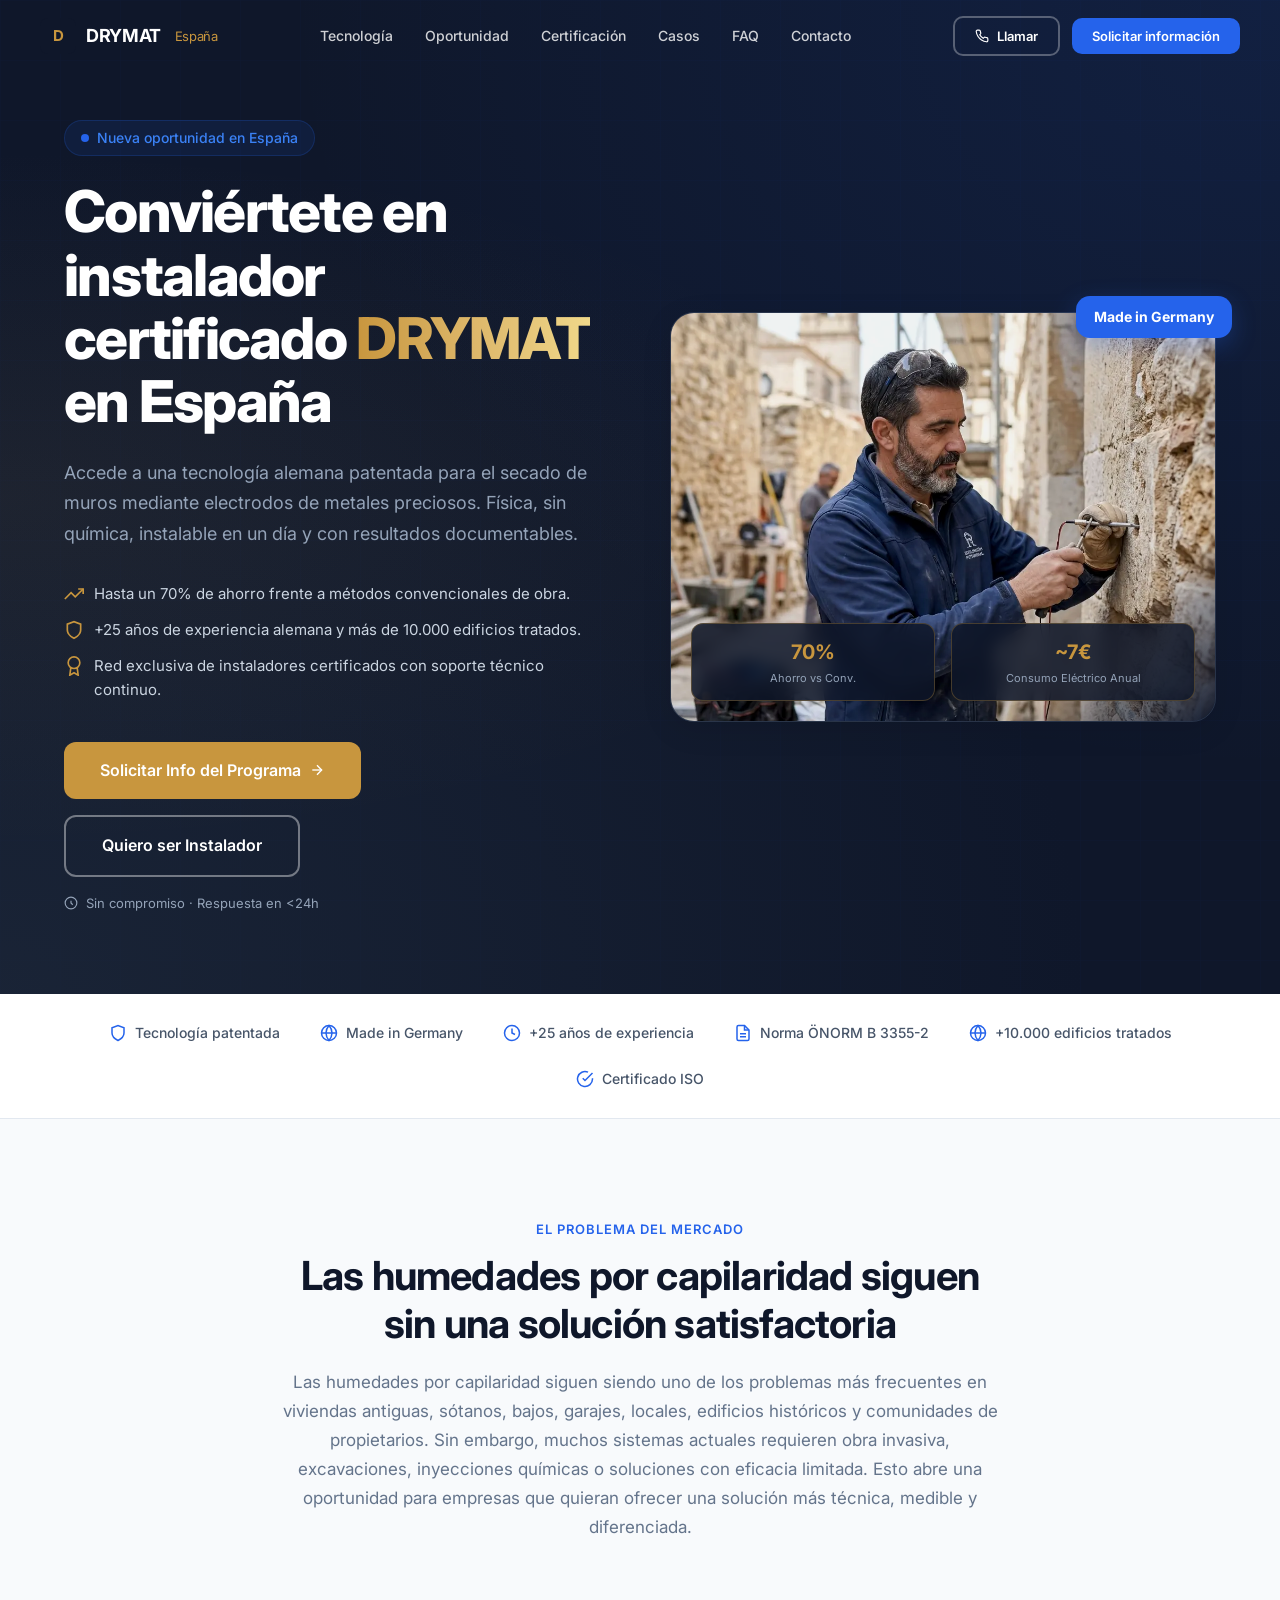
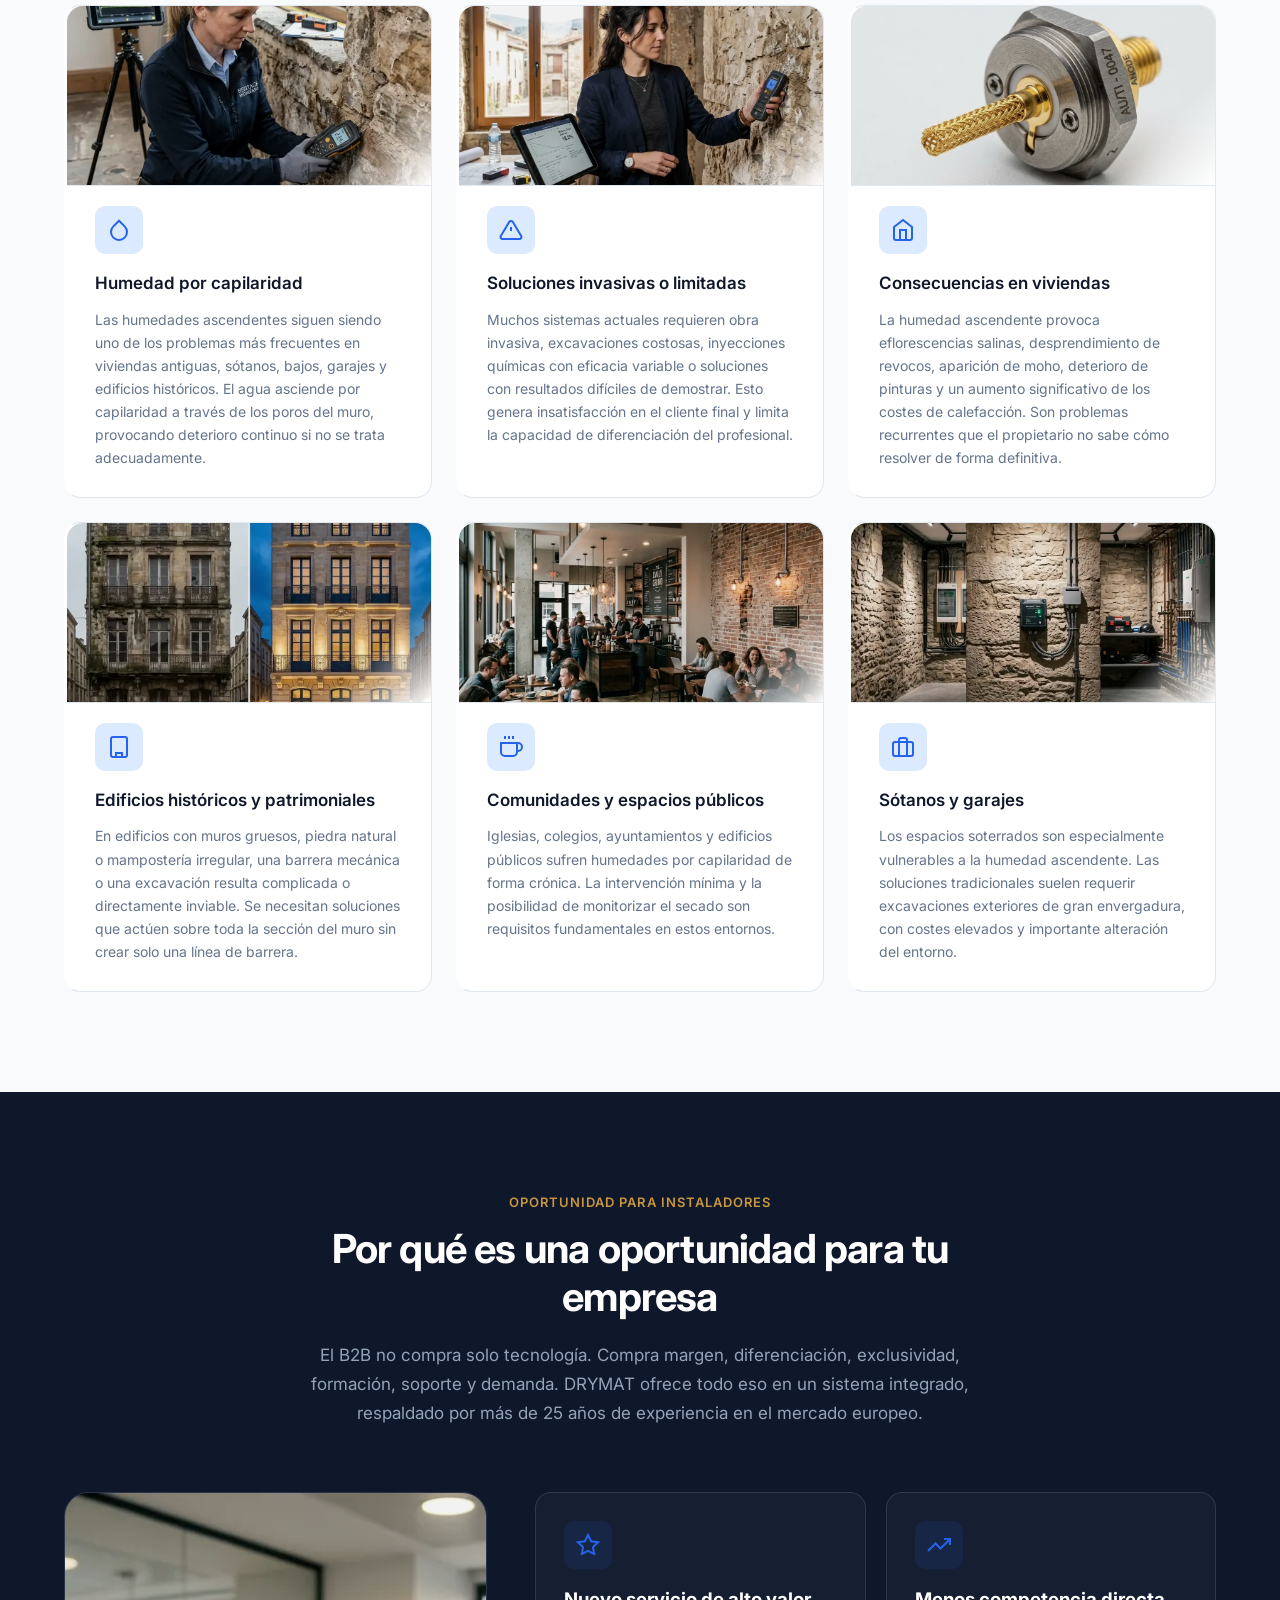
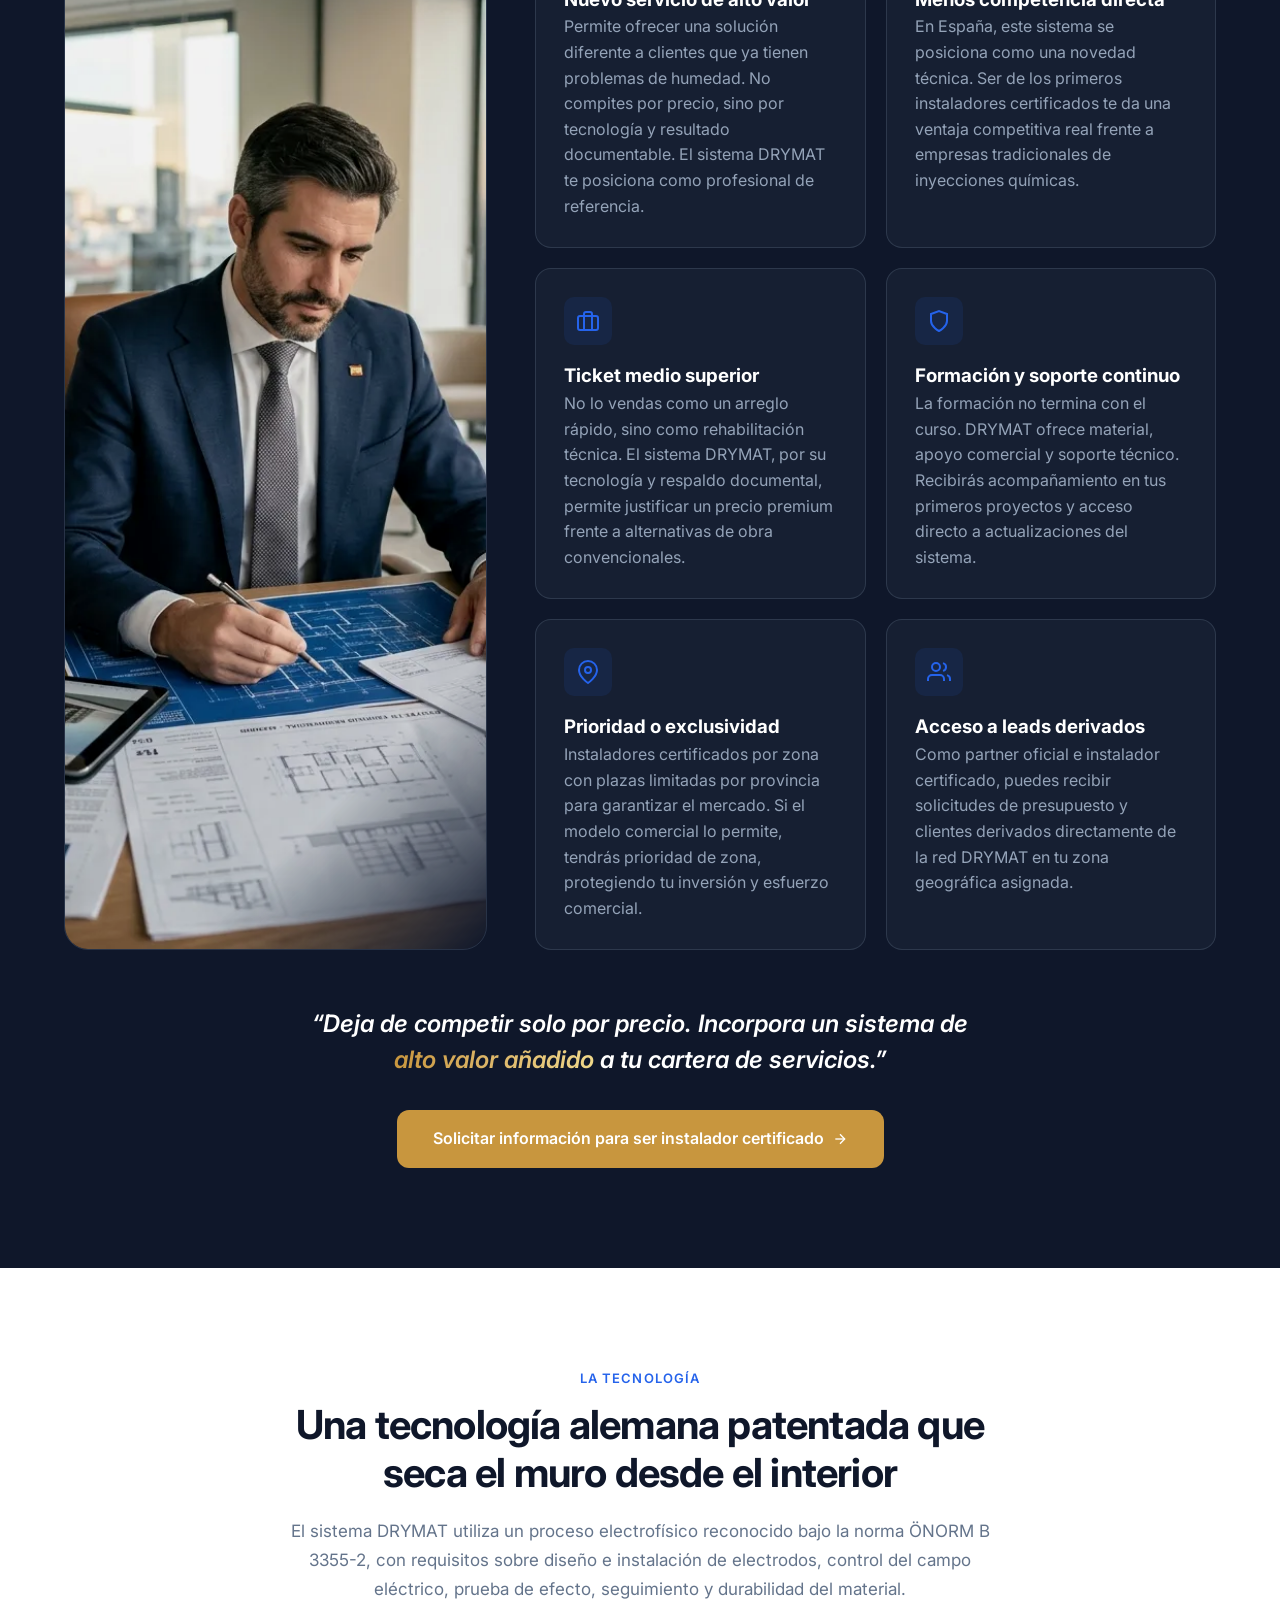
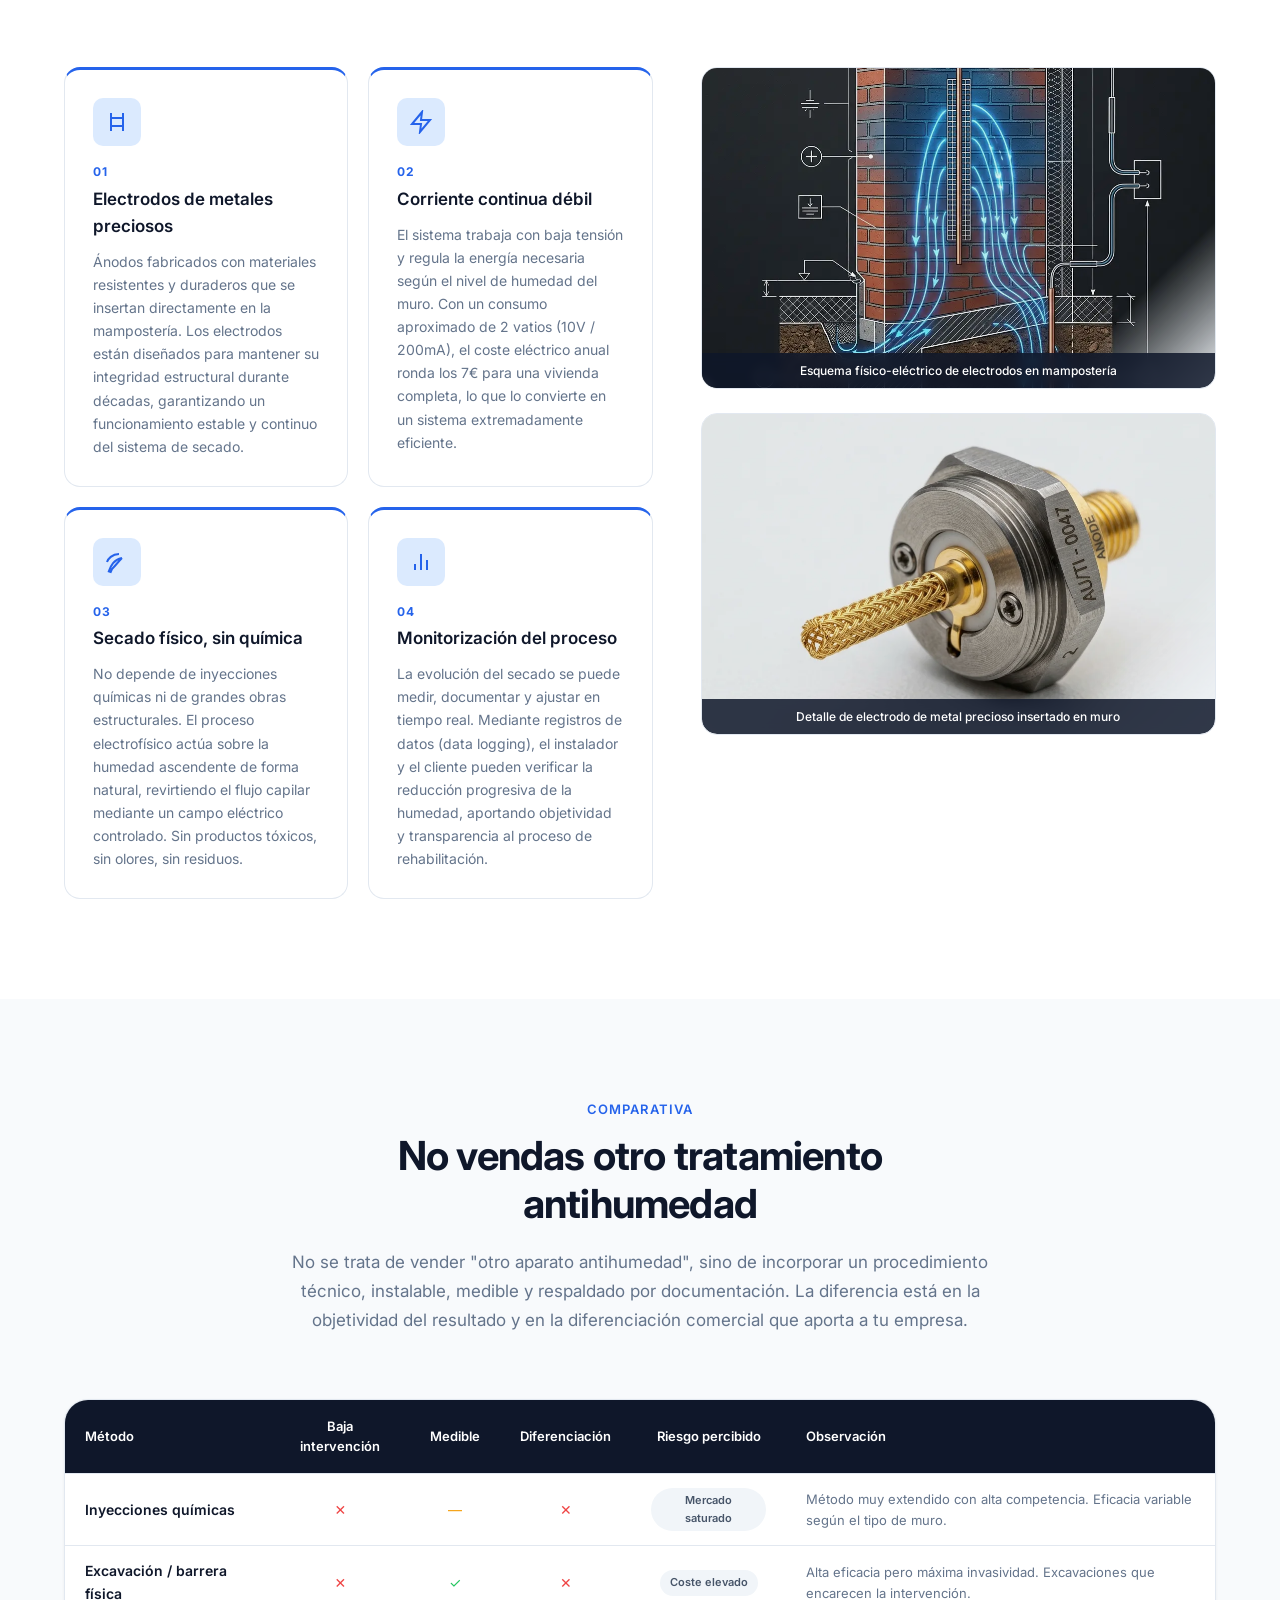
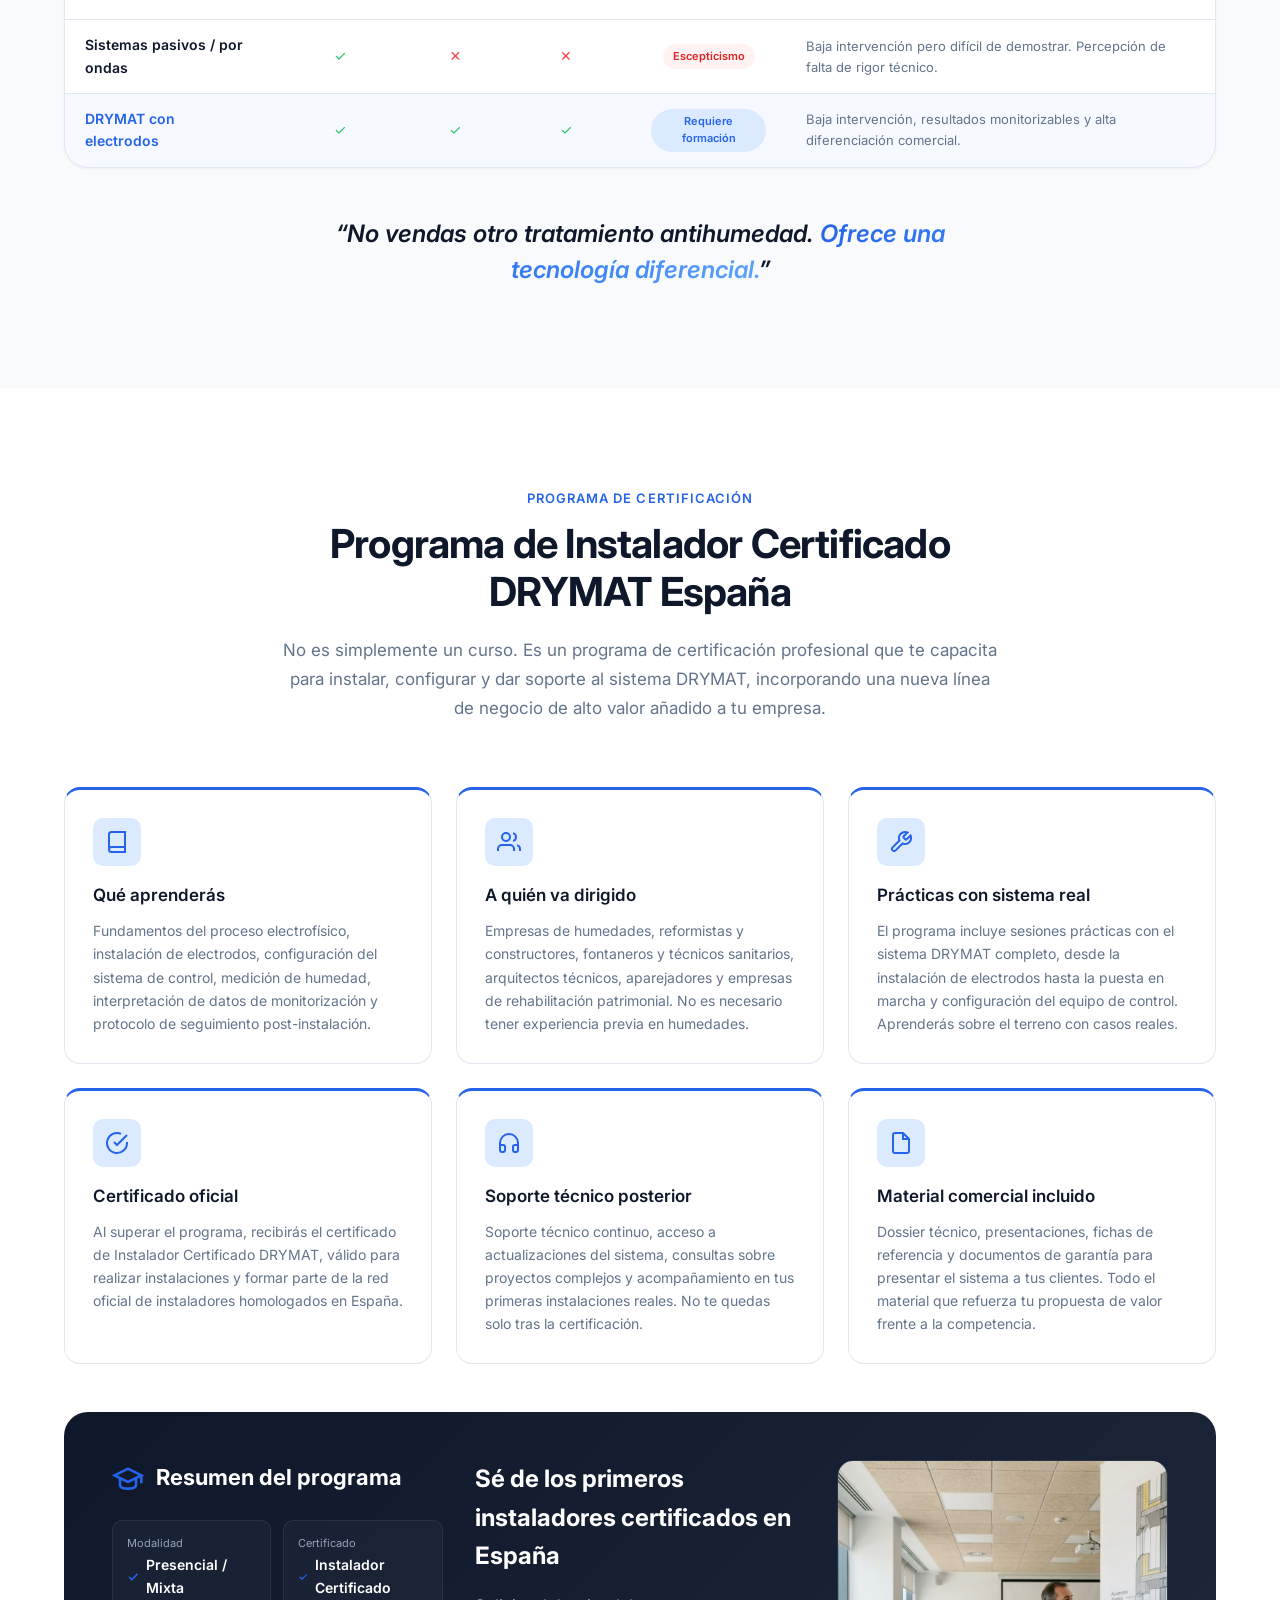
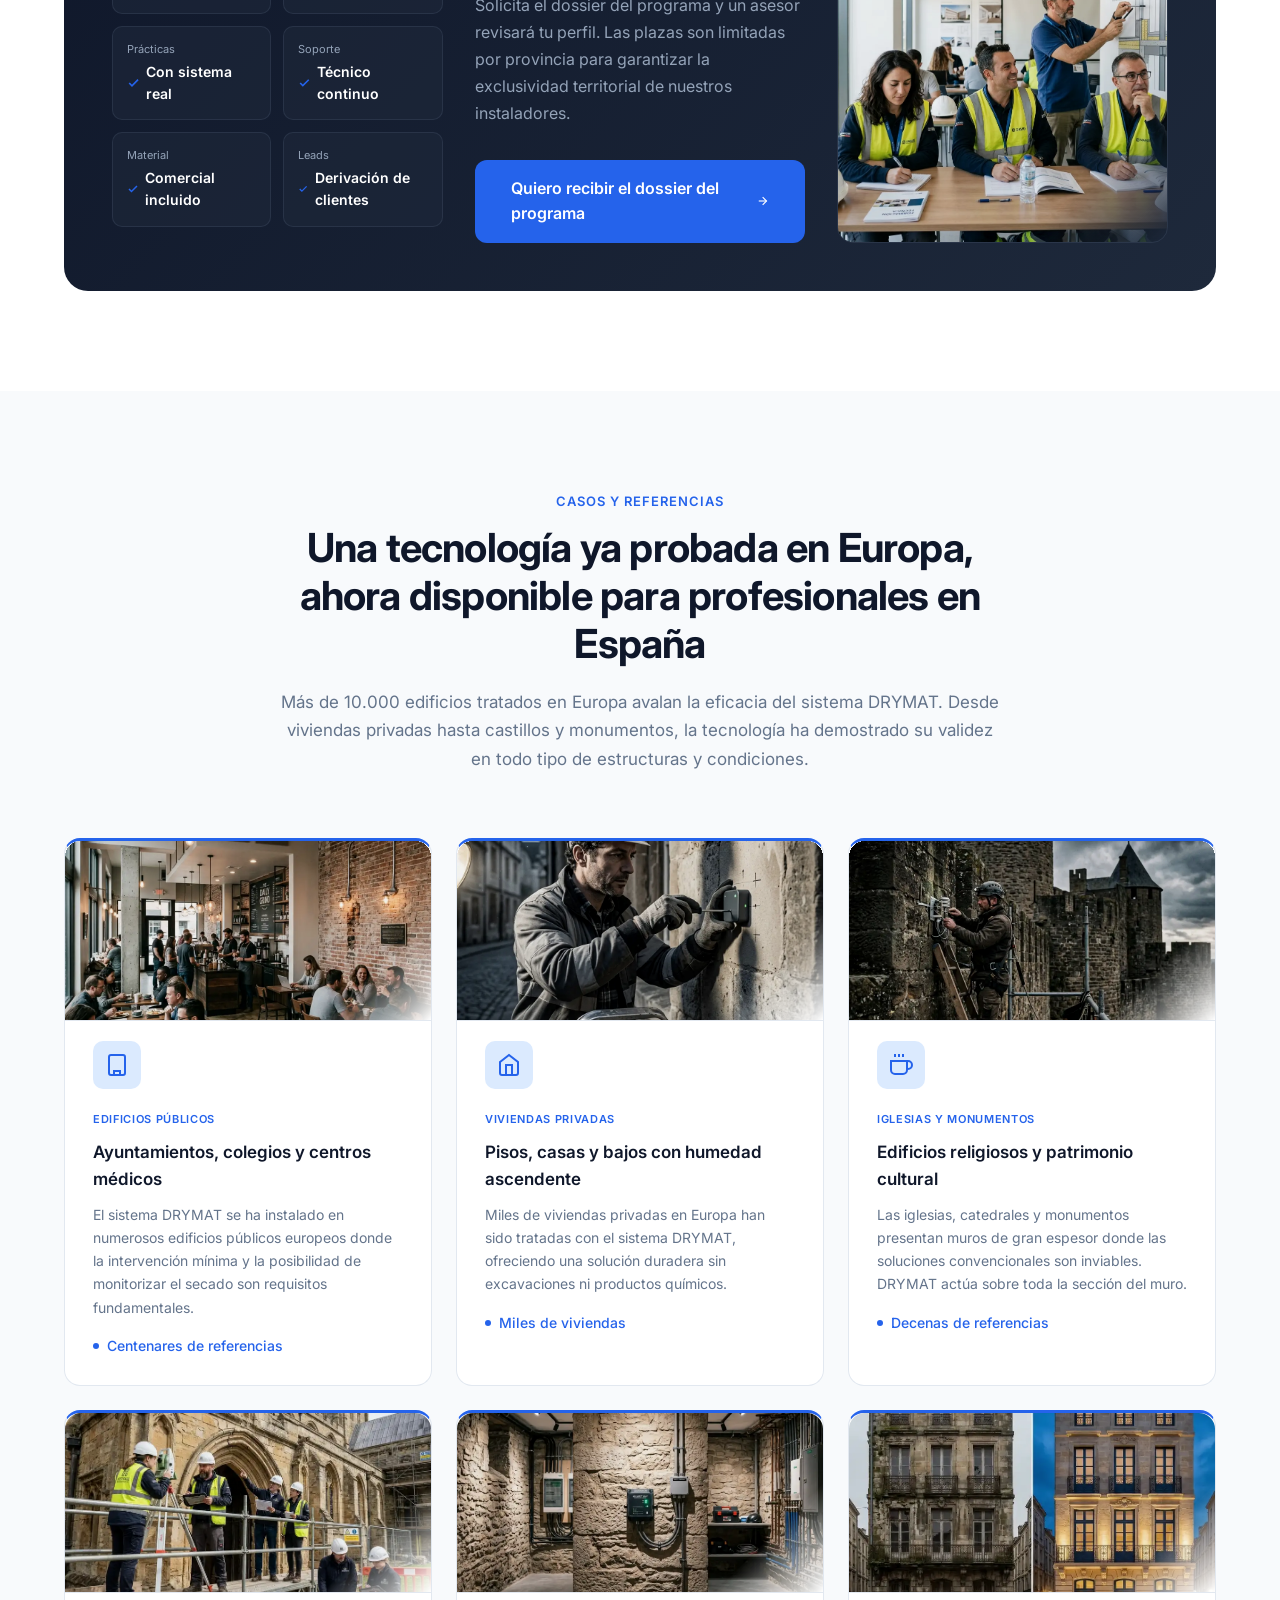
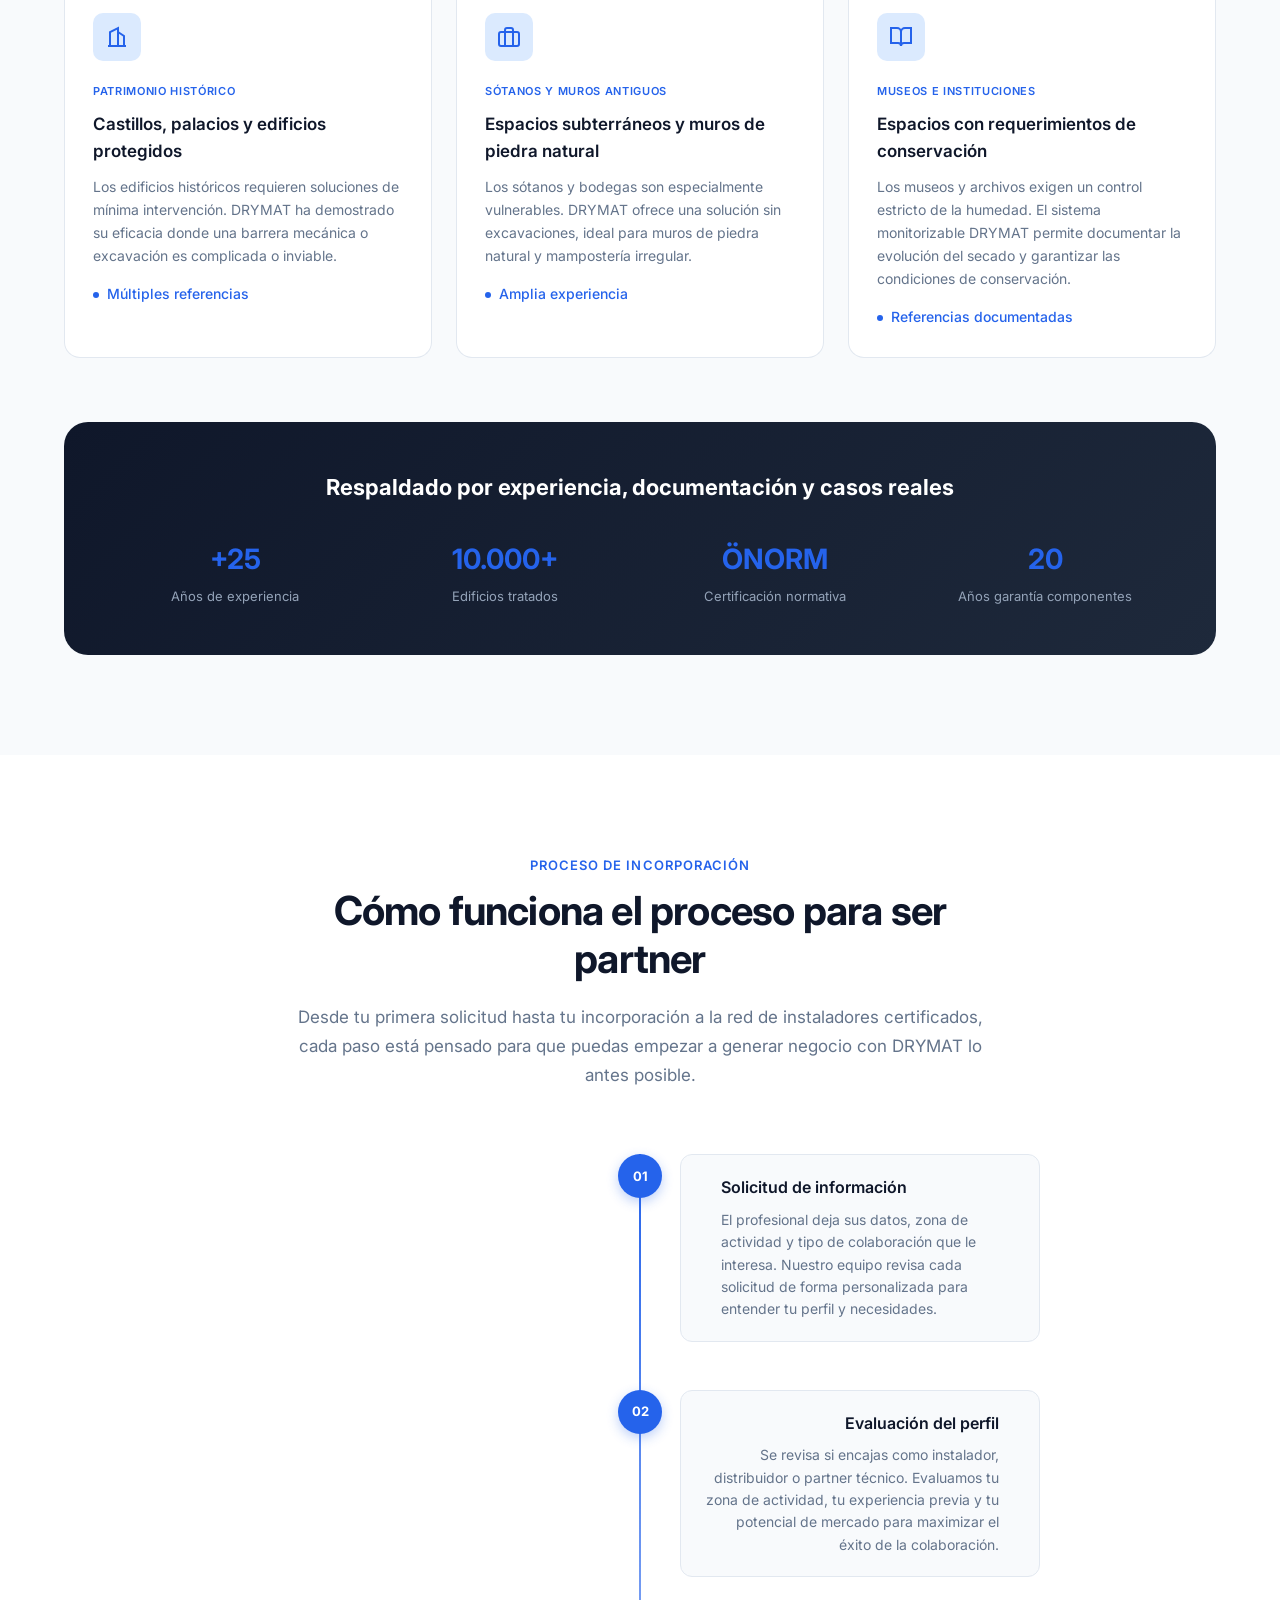
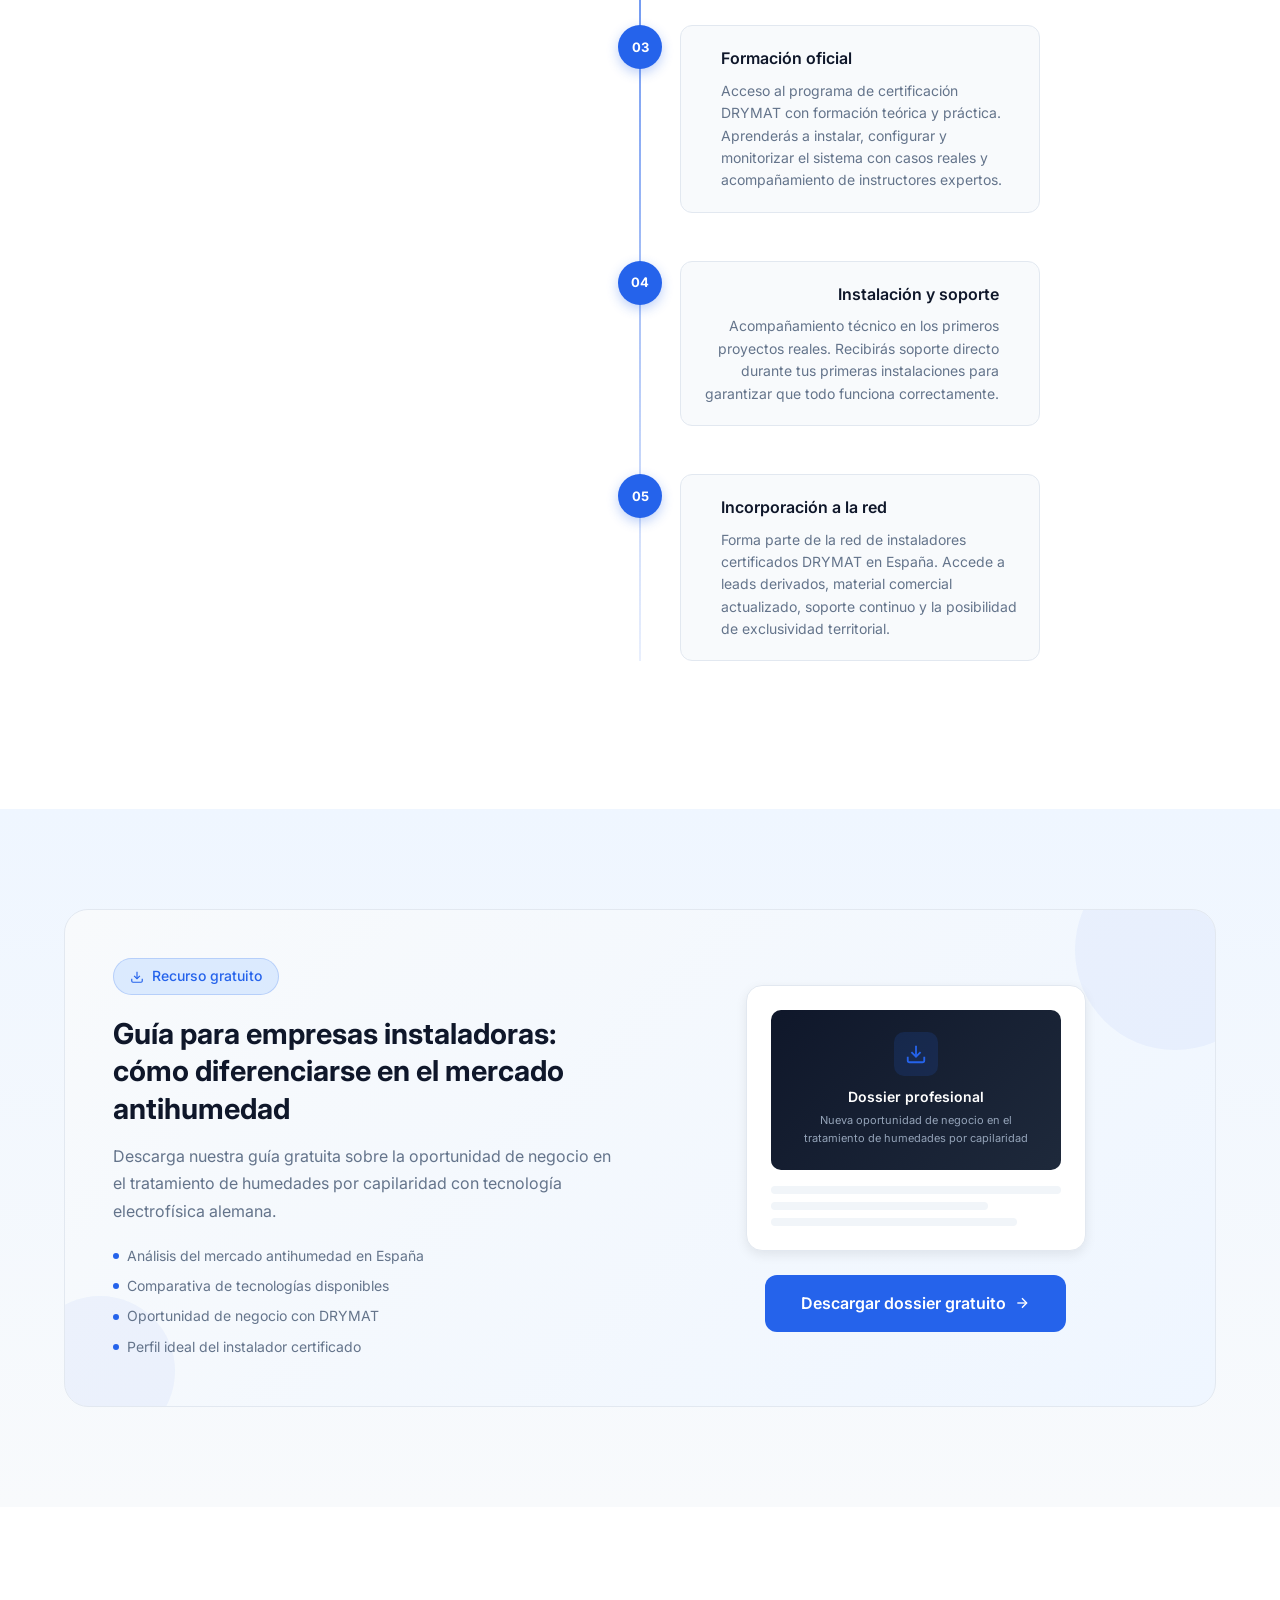
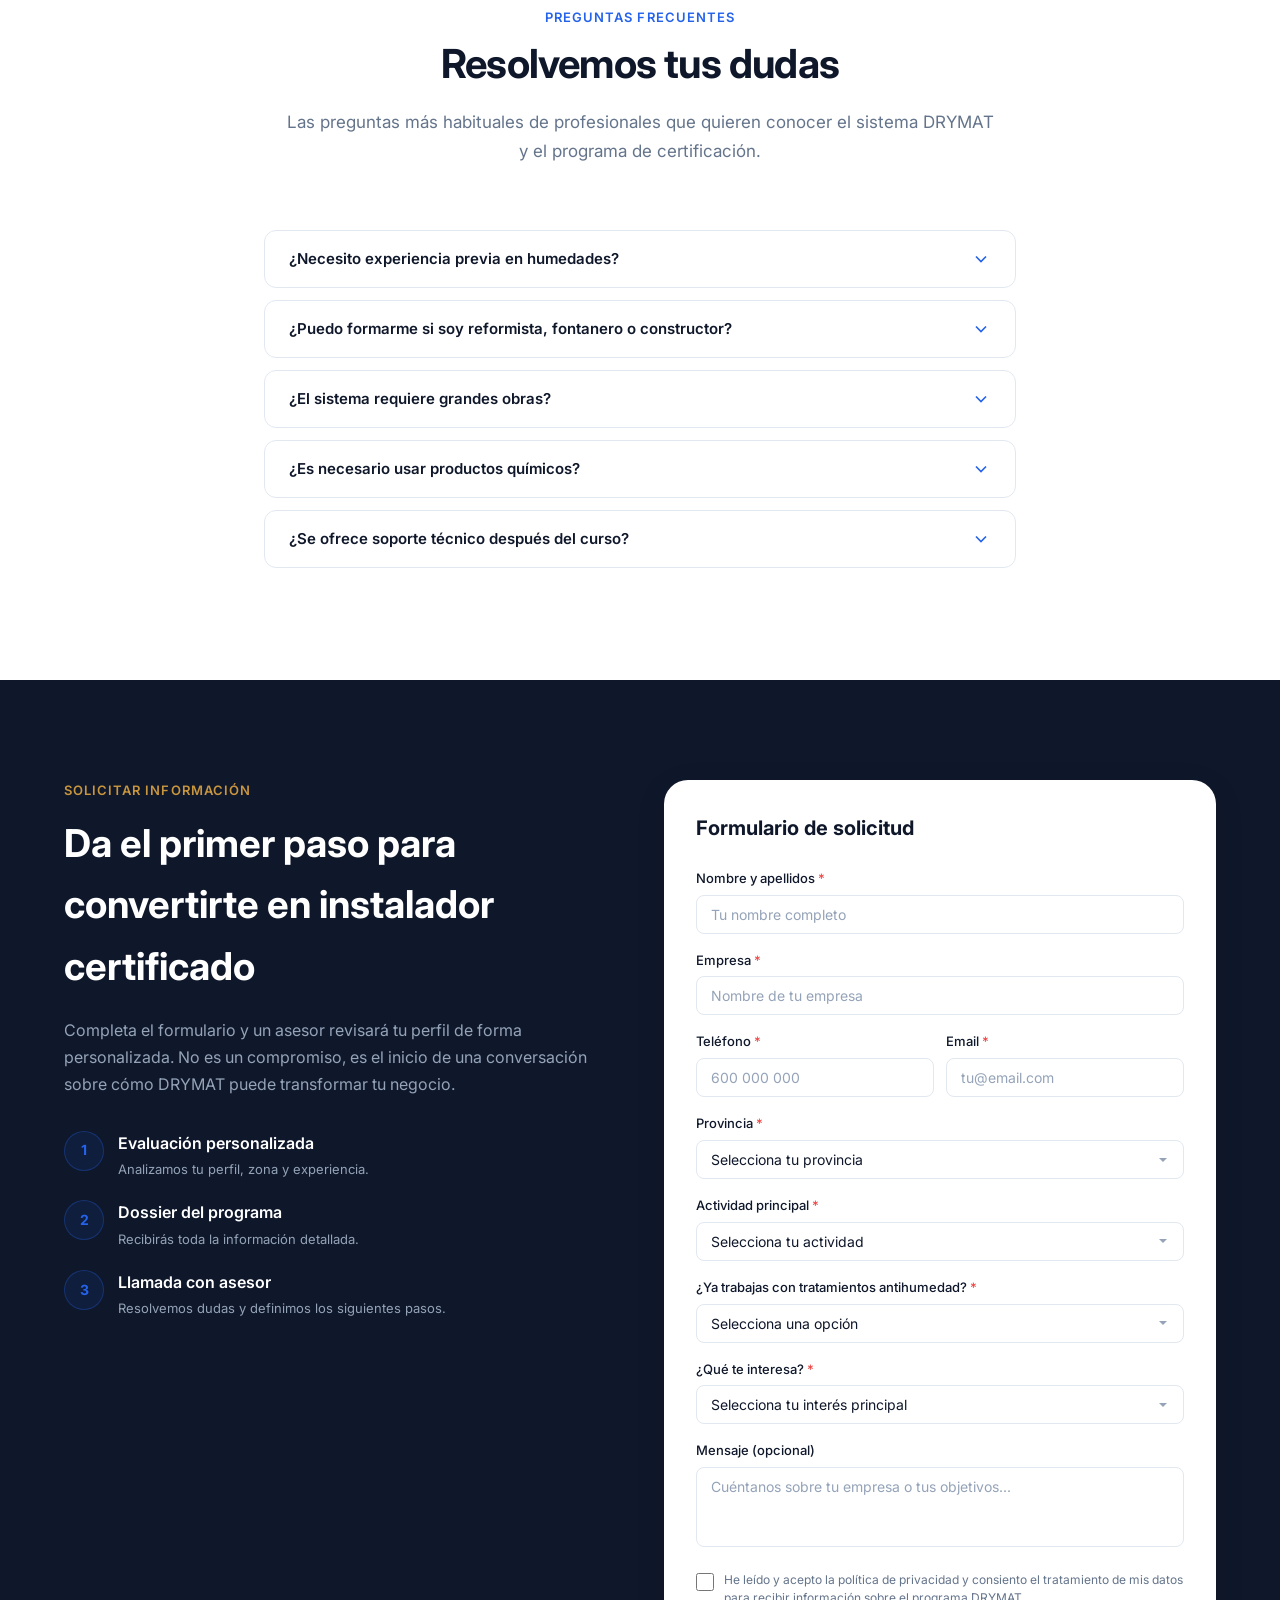
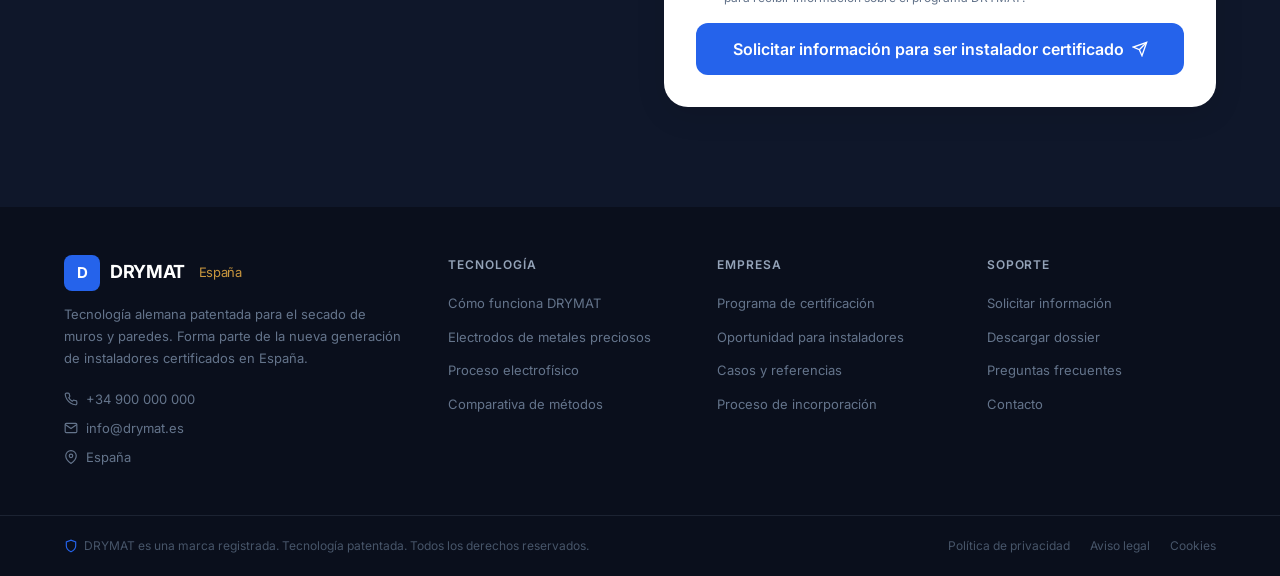
<file: pw3/drymat-espana.html>
<!DOCTYPE html>
<html lang="es">
<head>
  <meta charset="UTF-8">
  <meta name="viewport" content="width=device-width, initial-scale=1.0">
  <title>DRYMAT España | Instalador Certificado - Tecnología Alemana Antihumedad</title>
  <meta name="description" content="Conviértete en instalador certificado DRYMAT en España. Tecnología alemana patentada para el secado de muros mediante electrodos de metales preciosos.">
  <meta name="keywords" content="instalador antihumedad, curso humedades por capilaridad, sistema antihumedad, secado de muros, electroósmosis humedades, tecnología alemana antihumedad, DRYMAT España">
  <meta property="og:title" content="DRYMAT España | Instalador Certificado - Tecnología Alemana Antihumedad">
  <meta property="og:description" content="Forma parte de la nueva generación de instaladores antihumedad en España. Tecnología alemana patentada, menor obra, mayor rentabilidad.">
  <meta property="og:type" content="website">
  <link rel="preconnect" href="https://fonts.googleapis.com">
  <link rel="preconnect" href="https://fonts.gstatic.com" crossorigin>
  <link href="https://fonts.googleapis.com/css2?family=Inter:wght@300;400;500;600;700;800;900&display=swap" rel="stylesheet">
  <style>
    /* ===== RESET & BASE ===== */
    *, *::before, *::after { margin:0; padding:0; box-sizing:border-box; }
    html { scroll-behavior:smooth; font-size:16px; }
    body { font-family:'Inter',system-ui,-apple-system,sans-serif; color:#1E293B; background:#FAFBFC; line-height:1.6; overflow-x:hidden; }
    a { text-decoration:none; color:inherit; }
    ul,ol { list-style:none; }
    img { max-width:100%; display:block; }
    button,input,select,textarea { font-family:inherit; font-size:inherit; }

    /* ===== COLOR PALETTE ===== */
    :root {
      --dark: #0F172A;
      --navy: #1E293B;
      --slate: #475569;
      --light: #F8FAFC;
      --surface: #F1F5F9;
      --gold: #C8963E;
      --gold-light: #DDB76A;
      --gold-pale: #F5E6CC;
      --copper: #B87333;
      --blue: #2563EB;
      --blue-light: #3B82F6;
      --blue-dark: #1D4ED8;
      --blue-soft: #DBEAFE;
      --blue-pale: #EFF6FF;
      --white: #FFFFFF;
      --border: #E2E8F0;
      --text: #1E293B;
      --text-muted: #64748B;
      --radius: 12px;
      --radius-lg: 16px;
      --radius-xl: 24px;
      --shadow-sm: 0 1px 3px rgba(0,0,0,0.06);
      --shadow-md: 0 4px 12px rgba(0,0,0,0.08);
      --shadow-lg: 0 8px 30px rgba(0,0,0,0.1);
      --shadow-blue: 0 4px 20px rgba(37,99,235,0.15);
    }

    /* ===== UTILITIES ===== */
    .container { max-width:1200px; margin:0 auto; padding:0 24px; }
    .container-sm { max-width:800px; margin:0 auto; padding:0 24px; }
    .sr-only { position:absolute;width:1px;height:1px;padding:0;margin:-1px;overflow:hidden;clip:rect(0,0,0,0);border:0; }
    .text-gradient-gold { background:linear-gradient(135deg,#C8963E 0%,#DDB76A 50%,#C8963E 100%);-webkit-background-clip:text;-webkit-text-fill-color:transparent;background-clip:text; }
    .text-gradient-blue { background:linear-gradient(135deg,#2563EB 0%,#3B82F6 50%,#60A5FA 100%);-webkit-background-clip:text;-webkit-text-fill-color:transparent;background-clip:text; }

    @keyframes shimmer-gold {
      0% { background-position:-200% center; }
      100% { background-position:200% center; }
    }
    .shimmer-gold {
      background:linear-gradient(90deg,#C8963E 0%,#DDB76A 25%,#F0D88A 50%,#DDB76A 75%,#C8963E 100%);
      background-size:200% auto;
      -webkit-background-clip:text;-webkit-text-fill-color:transparent;background-clip:text;
      animation:shimmer-gold 3s linear infinite;
    }
    @keyframes pulse-gold {
      0%,100% { box-shadow:0 0 0 0 rgba(200,150,62,0.4); }
      50% { box-shadow:0 0 0 10px rgba(200,150,62,0); }
    }
    @keyframes pulse-blue {
      0%,100% { box-shadow:0 0 0 0 rgba(37,99,235,0.35); }
      50% { box-shadow:0 0 0 10px rgba(37,99,235,0); }
    }
    @keyframes float { 0%,100%{transform:translateY(0)} 50%{transform:translateY(-8px)} }
    @keyframes fade-up { from{opacity:0;transform:translateY(30px)} to{opacity:1;transform:translateY(0)} }
    @keyframes fade-in { from{opacity:0} to{opacity:1} }
    @keyframes slide-right { from{opacity:0;transform:translateX(-20px)} to{opacity:1;transform:translateX(0)} }

    .animate-fade-up { animation:fade-up 0.7s ease-out both; }
    .animate-fade-in { animation:fade-in 0.5s ease-out both; }
    .delay-1 { animation-delay:0.1s; }
    .delay-2 { animation-delay:0.2s; }
    .delay-3 { animation-delay:0.3s; }
    .delay-4 { animation-delay:0.4s; }
    .delay-5 { animation-delay:0.5s; }

    /* ===== BUTTONS ===== */
    .btn { display:inline-flex;align-items:center;justify-content:center;gap:8px;padding:12px 28px;border-radius:10px;font-weight:600;font-size:15px;cursor:pointer;border:none;transition:all 0.3s ease; }
    .btn-gold { background:var(--gold);color:#fff; }
    .btn-gold:hover { background:var(--copper);transform:translateY(-1px);box-shadow:0 4px 16px rgba(200,150,62,0.35); }
    .btn-gold.pulse { animation:pulse-gold 2.5s ease-in-out infinite; }
    .btn-blue { background:var(--blue);color:#fff; }
    .btn-blue:hover { background:var(--blue-dark);transform:translateY(-1px);box-shadow:var(--shadow-blue); }
    .btn-blue.pulse { animation:pulse-blue 2.5s ease-in-out infinite; }
    .btn-outline { background:transparent;border:2px solid rgba(255,255,255,0.4);color:#fff; }
    .btn-outline:hover { background:rgba(255,255,255,0.1);border-color:rgba(255,255,255,0.7); }
    .btn-outline-blue { background:transparent;border:2px solid var(--blue);color:var(--blue); }
    .btn-outline-blue:hover { background:var(--blue-pale); }
    .btn-lg { padding:16px 36px;font-size:16px;border-radius:12px; }
    .btn-sm { padding:8px 18px;font-size:13px; }
    .btn-full { width:100%; }

    /* ===== NAVBAR ===== */
    .navbar { position:fixed;top:0;left:0;right:0;z-index:1000;transition:all 0.3s ease;padding:0 24px; }
    .navbar.scrolled { background:rgba(255,255,255,0.97);backdrop-filter:blur(16px);box-shadow:0 2px 20px rgba(0,0,0,0.08);border-bottom:1px solid var(--border); }
    .navbar-inner { max-width:1200px;margin:0 auto;display:flex;align-items:center;justify-content:space-between;height:72px; }
    .navbar.scrolled .navbar-inner { height:64px; }
    .logo { display:flex;align-items:center;gap:10px;font-weight:700;font-size:18px;letter-spacing:-0.02em;transition:color 0.3s; }
    .navbar:not(.scrolled) .logo { color:#fff; }
    .navbar.scrolled .logo { color:var(--dark); }
    .logo-icon { width:36px;height:36px;border-radius:8px;background:var(--dark);display:flex;align-items:center;justify-content:center; }
    .navbar.scrolled .logo-icon { background:var(--dark); }
    .logo-icon span { color:var(--gold);font-weight:700;font-size:15px; }
    .logo-badge { color:var(--gold);font-weight:400;font-size:13px;margin-left:4px; }
    .nav-links { display:flex;align-items:center;gap:4px; }
    .nav-links a { padding:8px 14px;border-radius:8px;font-size:14px;font-weight:500;transition:all 0.2s; }
    .navbar:not(.scrolled) .nav-links a { color:rgba(255,255,255,0.8); }
    .navbar:not(.scrolled) .nav-links a:hover { color:#fff;background:rgba(255,255,255,0.08); }
    .navbar.scrolled .nav-links a { color:var(--slate); }
    .navbar.scrolled .nav-links a:hover { color:var(--blue);background:var(--blue-pale); }
    .nav-cta { display:flex;align-items:center;gap:12px; }
    .nav-cta .btn-sm { padding:8px 20px; }
    .mobile-toggle { display:none;background:none;border:none;cursor:pointer;padding:8px; }
    .navbar:not(.scrolled) .mobile-toggle svg { stroke:#fff; }
    .navbar.scrolled .mobile-toggle svg { stroke:var(--dark); }

    /* Mobile menu */
    .mobile-menu { position:fixed;inset:0;z-index:999;background:#fff;padding-top:80px;display:none;flex-direction:column; }
    .mobile-menu.open { display:flex; }
    .mobile-menu a { display:block;padding:14px 24px;font-size:16px;font-weight:500;color:var(--text);border-bottom:1px solid var(--border); }
    .mobile-menu a:hover { color:var(--blue);background:var(--blue-pale); }
    .mobile-menu .mobile-ctas { padding:20px 24px;display:flex;flex-direction:column;gap:12px; }

    @media(max-width:1024px) {
      .nav-links,.nav-cta { display:none; }
      .mobile-toggle { display:block; }
    }

    /* ===== HERO ===== */
    .hero { position:relative;min-height:100vh;display:flex;align-items:center;background:var(--dark);overflow:hidden; }
    .hero-bg { position:absolute;inset:0; }
    .hero-grid { position:absolute;inset:0;opacity:0.03;background-image:linear-gradient(rgba(37,99,235,0.6) 1px,transparent 1px),linear-gradient(90deg,rgba(37,99,235,0.6) 1px,transparent 1px);background-size:60px 60px; }
    .hero-radial-1 { position:absolute;inset:0;background:radial-gradient(ellipse at top right,rgba(37,99,235,0.12) 0%,transparent 55%); }
    .hero-radial-2 { position:absolute;inset:0;background:radial-gradient(ellipse at bottom left,rgba(30,41,59,0.7) 0%,transparent 60%); }
    .hero-radial-3 { position:absolute;inset:0;background:radial-gradient(ellipse at center left,rgba(200,150,62,0.06) 0%,transparent 50%); }
    .hero-content { position:relative;z-index:2;max-width:1200px;margin:0 auto;padding:120px 24px 80px;display:grid;grid-template-columns:1fr 1fr;gap:60px;align-items:center; }
    .hero-badge { display:inline-flex;align-items:center;gap:8px;background:rgba(37,99,235,0.1);border:1px solid rgba(37,99,235,0.2);border-radius:999px;padding:6px 16px;margin-bottom:24px; }
    .hero-badge .dot { width:8px;height:8px;border-radius:50%;background:var(--blue);animation:pulse-blue 2s infinite; }
    .hero-badge span { color:var(--blue-light);font-size:14px;font-weight:500; }
    .hero h1 { font-size:clamp(2.2rem,5vw,3.6rem);font-weight:800;color:#fff;line-height:1.1;margin-bottom:24px;letter-spacing:-0.03em; }
    .hero-sub { font-size:18px;color:#94A3B8;line-height:1.7;margin-bottom:32px;max-width:560px; }
    .hero-bullets { display:flex;flex-direction:column;gap:12px;margin-bottom:40px; }
    .hero-bullets .bullet { display:flex;align-items:flex-start;gap:10px;color:#CBD5E1;font-size:15px; }
    .hero-bullets .bullet svg { width:20px;height:20px;flex-shrink:0;margin-top:2px;color:var(--gold); }
    .hero-ctas { display:flex;flex-wrap:wrap;gap:16px; }

    /* Hero Visual */
    .hero-visual { position:relative; }
    .hero-card { background:linear-gradient(135deg,rgba(30,41,59,0.8),rgba(15,23,42,0.9));border:1px solid rgba(100,116,139,0.3);border-radius:20px;padding:32px;backdrop-filter:blur(8px); }
    .hero-diagram { position:relative;aspect-ratio:4/3;border-radius:14px;background:linear-gradient(180deg,rgba(51,65,85,0.3),rgba(30,41,59,0.4));border:1px solid rgba(100,116,139,0.25);overflow:hidden; }
    .wall-representation { position:absolute;left:12%;right:12%;top:15%;bottom:15%;background:linear-gradient(90deg,rgba(120,53,15,0.15),rgba(168,162,158,0.2),rgba(120,53,15,0.15));border-radius:10px;border:1px solid rgba(168,162,158,0.15); }
    .wall-brick { position:absolute;inset:0;opacity:0.15;background-image:repeating-linear-gradient(0deg,transparent,transparent 18px,rgba(37,99,235,0.2) 18px,rgba(37,99,235,0.2) 20px),repeating-linear-gradient(90deg,transparent,transparent 38px,rgba(37,99,235,0.2) 38px,rgba(37,99,235,0.2) 40px); }
    .electrode-col { position:absolute;left:50%;top:0;bottom:0;transform:translateX(-50%);display:flex;flex-direction:column;justify-content:space-around;align-items:center;padding:12px 8px; }
    .electrode { display:flex;align-items:center;gap:6px; }
    .electrode-dot { width:10px;height:10px;border-radius:50%;background:var(--gold);box-shadow:0 0 12px rgba(200,150,62,0.6); }
    .electrode-line { width:28px;height:2px;background:rgba(200,150,62,0.4); }
    .moisture-arrow { position:absolute;bottom:8px;left:50%;transform:translateX(-50%);text-align:center; }
    .moisture-arrow span { color:var(--blue-light);font-size:11px;opacity:0.6; }
    .moisture-arrow .arrow { color:var(--blue);font-size:14px;opacity:0.7; }
    .control-unit { position:absolute;right:12px;top:12px;background:rgba(15,23,42,0.85);border:1px solid rgba(37,99,235,0.3);border-radius:10px;padding:10px 12px; }
    .control-unit .status { display:flex;align-items:center;gap:6px;margin-bottom:6px; }
    .control-unit .status-dot { width:7px;height:7px;border-radius:50%;background:#4ADE80;animation:pulse-gold 2s infinite; }
    .control-unit .status-text { color:#4ADE80;font-size:10px;font-family:monospace;font-weight:600; }
    .control-unit .data { color:var(--blue-light);font-size:10px;font-family:monospace;line-height:1.5; }
    .electrode-label { position:absolute;left:12px;top:12px; }
    .electrode-label span { background:rgba(37,99,235,0.12);color:var(--blue-light);font-size:10px;font-weight:500;padding:4px 10px;border-radius:6px;border:1px solid rgba(37,99,235,0.2); }
    .hero-stats { display:grid;grid-template-columns:repeat(3,1fr);gap:16px;margin-top:24px; }
    .hero-stat { text-align:center; }
    .hero-stat .value { font-size:24px;font-weight:700;color:var(--gold); }
    .hero-stat .label { font-size:12px;color:#94A3B8;margin-top:2px; }
    .hero-float { position:absolute;top:-16px;right:-16px;background:var(--blue);color:#fff;border-radius:14px;padding:10px 18px;font-size:14px;font-weight:700;box-shadow:0 8px 24px rgba(37,99,235,0.3);animation:float 3s ease-in-out infinite; }

    @media(max-width:1024px) {
      .hero-content { grid-template-columns:1fr;padding-top:100px; }
      .hero-visual { display:none; }
    }
    @media(max-width:640px) {
      .hero h1 { font-size:2rem; }
      .hero-sub { font-size:16px; }
      .hero-ctas { flex-direction:column; }
      .hero-ctas .btn { width:100%; }
    }

    /* ===== TRUST BADGES ===== */
    .trust-badges { background:#fff;border-bottom:1px solid var(--border);padding:28px 0; }
    .trust-badges-inner { display:flex;flex-wrap:wrap;justify-content:center;gap:24px 40px; }
    .trust-badge { display:flex;align-items:center;gap:8px;color:var(--slate);font-size:14px;font-weight:500;transition:color 0.3s; }
    .trust-badge:hover { color:var(--blue); }
    .trust-badge svg { width:18px;height:18px;color:var(--blue); }

    /* ===== SECTION COMMON ===== */
    .section { padding:100px 0; }
    .section-light { background:var(--light); }
    .section-white { background:#fff; }
    .section-dark { background:var(--dark); }
    .section-blue-soft { background:linear-gradient(180deg,var(--blue-pale),var(--light)); }
    .section-header { text-align:center;max-width:720px;margin:0 auto 64px; }
    .section-label { display:block;font-size:13px;font-weight:600;letter-spacing:0.08em;text-transform:uppercase;color:var(--blue);margin-bottom:12px; }
    .section-label-gold { color:var(--gold); }
    .section-title { font-size:clamp(1.8rem,3.5vw,2.5rem);font-weight:700;color:var(--dark);line-height:1.2;margin-bottom:20px;letter-spacing:-0.02em; }
    .section-dark .section-title { color:#fff; }
    .section-desc { font-size:17px;color:var(--text-muted);line-height:1.7; }
    .section-dark .section-desc { color:#94A3B8; }

    /* ===== CARDS ===== */
    .card { background:#fff;border:1px solid var(--border);border-radius:var(--radius-lg);padding:28px;transition:all 0.3s ease; }
    .card:hover { border-color:rgba(37,99,235,0.25);box-shadow:var(--shadow-md);transform:translateY(-2px); }
    .card-dark { background:rgba(30,41,59,0.5);border:1px solid rgba(100,116,139,0.3);border-radius:var(--radius-lg);padding:28px;transition:all 0.3s ease; }
    .card-dark:hover { border-color:rgba(37,99,235,0.3);background:rgba(30,41,59,0.7); }
    .card-icon { width:48px;height:48px;border-radius:10px;display:flex;align-items:center;justify-content:center;margin-bottom:16px; }
    .card-icon-blue { background:var(--blue-soft); }
    .card-icon-blue svg { color:var(--blue);width:24px;height:24px; }
    .card-icon-gold { background:var(--gold-pale); }
    .card-icon-gold svg { color:var(--gold);width:24px;height:24px; }
    .card h3 { font-size:17px;font-weight:600;color:var(--dark);margin-bottom:10px; }
    .card-dark h3 { color:#fff; }
    .card p { font-size:14px;color:var(--text-muted);line-height:1.65; }
    .card-dark p { color:#94A3B8; }

    .grid-2 { display:grid;grid-template-columns:repeat(2,1fr);gap:24px; }
    .grid-3 { display:grid;grid-template-columns:repeat(3,1fr);gap:24px; }
    .grid-4 { display:grid;grid-template-columns:repeat(4,1fr);gap:24px; }
    @media(max-width:1024px) { .grid-4,.grid-3 { grid-template-columns:repeat(2,1fr); } }
    @media(max-width:640px) { .grid-4,.grid-3,.grid-2 { grid-template-columns:1fr; } }

    /* ===== MARKET PROBLEM ===== */
    .problem-card { border-left:3px solid transparent; }
    .problem-card:hover { border-left-color:var(--blue); }

    /* ===== TECHNOLOGY ===== */
    .tech-diagram { background:linear-gradient(135deg,var(--light),var(--surface));border:1px solid var(--border);border-radius:var(--radius-xl);padding:40px;margin-bottom:64px; }
    .tech-diagram h3 { font-size:20px;font-weight:600;text-align:center;margin-bottom:32px;color:var(--dark); }
    .tech-steps-visual { max-width:700px;margin:0 auto;display:grid;grid-template-columns:repeat(3,1fr);gap:32px;align-items:center; }
    .tech-step-vis { text-align:center; }
    .tech-step-box { width:80px;height:96px;margin:0 auto;border-radius:10px;display:flex;flex-direction:column;align-items:center;justify-content:center;gap:6px;border:1px solid var(--border);position:relative; }
    .tech-step-box.moisture { background:linear-gradient(to top,rgba(37,99,235,0.15),transparent);border-color:rgba(37,99,235,0.2); }
    .tech-step-box.electrodes { background:linear-gradient(to bottom,rgba(168,162,158,0.15),rgba(168,162,158,0.08));border-color:rgba(200,150,62,0.3); }
    .tech-step-box.dry { background:linear-gradient(to top,rgba(34,197,94,0.08),transparent);border-color:rgba(34,197,94,0.2); }
    .tech-step-box .step-label { font-size:11px;font-weight:500;color:var(--slate); }
    .tech-step-box .step-icon { font-size:20px; }
    .tech-arrow { text-align:center;color:var(--blue);font-size:24px;font-weight:300; }
    .tech-step-label { margin-top:12px;font-size:13px;color:var(--text-muted);font-weight:500; }

    .tech-card-number { font-size:12px;font-weight:700;letter-spacing:0.08em;color:var(--blue);margin-bottom:4px; }
    .tech-card-accent { border-top:3px solid var(--blue); }

    /* ===== COMPARISON TABLE ===== */
    .comparison-table-wrap { background:#fff;border-radius:var(--radius-xl);border:1px solid var(--border);overflow:hidden;box-shadow:var(--shadow-sm); }
    .comparison-table { width:100%;border-collapse:collapse; }
    .comparison-table thead { background:var(--dark); }
    .comparison-table th { color:#fff;padding:16px 20px;font-size:13px;font-weight:600;text-align:center; }
    .comparison-table th:first-child { text-align:left; }
    .comparison-table td { padding:14px 20px;border-top:1px solid var(--border);font-size:14px;vertical-align:middle; }
    .comparison-table td:first-child { font-weight:600;color:var(--dark); }
    .comparison-table tr.highlight { background:rgba(37,99,235,0.04); }
    .comparison-table tr.highlight td:first-child { color:var(--blue); }
    .comparison-table td:last-child { color:var(--text-muted);font-size:13px; }
    .icon-ok { color:#22C55E; } .icon-warn { color:#F59E0B; } .icon-no { color:#EF4444; }
    .badge-risk { display:inline-block;font-size:11px;font-weight:600;padding:4px 10px;border-radius:999px; }
    .badge-blue { background:var(--blue-soft);color:var(--blue); }
    .badge-gray { background:var(--surface);color:var(--slate); }
    .badge-red { background:#FEF2F2;color:#DC2626; }

    /* Mobile comparison cards */
    .comparison-cards { display:none; }
    .comparison-card { background:#fff;border-radius:var(--radius-lg);padding:20px;border:1px solid var(--border);margin-bottom:16px; }
    .comparison-card.highlight { border-color:var(--blue);box-shadow:var(--shadow-blue); }
    .comparison-card h4 { font-weight:600;margin-bottom:12px; }
    .comparison-card.highlight h4 { color:var(--blue); }
    .comparison-row { display:flex;justify-content:space-between;align-items:center;padding:6px 0;font-size:14px;color:var(--text-muted);border-bottom:1px solid var(--surface); }

    @media(max-width:900px) {
      .comparison-table-wrap { display:none; }
      .comparison-cards { display:block; }
    }

    /* ===== OPPORTUNITY ===== */
    .opp-quote { font-size:clamp(1.2rem,2.5vw,1.6rem);font-weight:600;color:#fff;max-width:700px;margin:0 auto 32px;text-align:center;line-height:1.5;font-style:italic; }

    /* ===== CERTIFICATION ===== */
    .cert-block { background:linear-gradient(135deg,var(--dark),var(--navy));border-radius:var(--radius-xl);padding:48px;display:grid;grid-template-columns:1fr 1fr;gap:48px;align-items:center; }
    .cert-detail-grid { display:grid;grid-template-columns:1fr 1fr;gap:12px; }
    .cert-detail { background:rgba(30,41,59,0.6);border:1px solid rgba(100,116,139,0.2);border-radius:10px;padding:14px; }
    .cert-detail .label { font-size:11px;color:#94A3B8;margin-bottom:2px; }
    .cert-detail .value { font-size:14px;font-weight:600;color:#fff;display:flex;align-items:center;gap:6px; }
    .cert-detail .value svg { width:14px;height:14px;color:var(--blue); }

    @media(max-width:900px) { .cert-block { grid-template-columns:1fr;padding:32px; } }

    /* ===== CASES ===== */
    .case-card { border-top:3px solid var(--blue); }
    .case-count { display:flex;align-items:center;gap:8px;color:var(--blue);font-size:14px;font-weight:500;margin-top:16px; }
    .case-count .dot { width:6px;height:6px;border-radius:50%;background:var(--blue); }
    .authority-block { background:linear-gradient(135deg,var(--dark),var(--navy));border-radius:var(--radius-xl);padding:48px;margin-top:64px; }
    .authority-block h3 { font-size:22px;font-weight:700;color:#fff;text-align:center;margin-bottom:32px; }
    .authority-stats { display:grid;grid-template-columns:repeat(4,1fr);gap:24px;text-align:center; }
    .authority-stat .value { font-size:28px;font-weight:700;color:var(--blue);margin-bottom:4px; }
    .authority-stat .label { font-size:13px;color:#94A3B8; }
    @media(max-width:640px) { .authority-stats { grid-template-columns:repeat(2,1fr); } }

    /* ===== PROCESS ===== */
    .process-timeline { position:relative;max-width:800px;margin:0 auto; }
    .process-line { position:absolute;left:24px;top:0;bottom:0;width:2px;background:linear-gradient(to bottom,var(--blue),rgba(37,99,235,0.1)); }
    @media(min-width:768px) { .process-line { left:50%;transform:translateX(-50%); } }
    .process-step { position:relative;display:flex;align-items:flex-start;gap:24px;margin-bottom:48px; }
    .process-circle { position:absolute;left:24px;transform:translateX(-50%);width:44px;height:44px;border-radius:50%;background:var(--blue);display:flex;align-items:center;justify-content:center;color:#fff;font-size:13px;font-weight:700;box-shadow:0 4px 12px rgba(37,99,235,0.3);z-index:2; }
    @media(min-width:768px) {
      .process-step { padding-left:0; }
      .process-circle { left:50%; }
      .process-step:nth-child(odd) .process-content { margin-left:auto;width:45%;padding-right:40px;text-align:right; }
      .process-step:nth-child(even) .process-content { margin-right:auto;width:45%;padding-left:40px;margin-left:55%; }
    }
    @media(max-width:767px) {
      .process-step { padding-left:60px; }
    }
    .process-content { background:var(--light);border:1px solid var(--border);border-radius:var(--radius);padding:20px;transition:all 0.3s; }
    .process-content:hover { border-color:rgba(37,99,235,0.3);box-shadow:var(--shadow-md); }
    .process-content h3 { font-size:16px;font-weight:600;margin-bottom:8px;color:var(--dark); }
    .process-content p { font-size:14px;color:var(--text-muted);line-height:1.6; }

    /* ===== LEAD MAGNET ===== */
    .lead-wrap { background:linear-gradient(135deg,var(--light),var(--blue-pale));border:1px solid var(--border);border-radius:var(--radius-xl);padding:48px;position:relative;overflow:hidden; }
    .lead-deco-1 { position:absolute;top:-60px;right:-60px;width:200px;height:200px;background:rgba(37,99,235,0.05);border-radius:50%; }
    .lead-deco-2 { position:absolute;bottom:-40px;left:-40px;width:150px;height:150px;background:rgba(37,99,235,0.05);border-radius:50%; }
    .lead-grid { display:grid;grid-template-columns:1fr 1fr;gap:48px;align-items:center;position:relative;z-index:2; }
    .lead-checklist { display:flex;flex-direction:column;gap:8px;margin-top:20px; }
    .lead-checklist li { display:flex;align-items:center;gap:8px;font-size:14px;color:var(--text-muted); }
    .lead-checklist li::before { content:'';width:6px;height:6px;border-radius:50%;background:var(--blue);flex-shrink:0; }
    .dossier-mockup { background:#fff;border:1px solid var(--border);border-radius:var(--radius-lg);padding:24px;box-shadow:var(--shadow-md);max-width:340px;margin:0 auto; }
    .dossier-cover { height:160px;background:linear-gradient(135deg,var(--dark),var(--navy));border-radius:10px;display:flex;flex-direction:column;align-items:center;justify-content:center;padding:20px;margin-bottom:16px; }
    .dossier-cover-icon { width:44px;height:44px;border-radius:10px;background:rgba(37,99,235,0.15);display:flex;align-items:center;justify-content:center;margin-bottom:10px; }
    .dossier-cover-icon svg { color:var(--blue);width:22px;height:22px; }
    .dossier-cover h4 { color:#fff;font-size:14px;font-weight:600;text-align:center; }
    .dossier-cover p { color:#94A3B8;font-size:11px;text-align:center;margin-top:4px; }
    .dossier-lines { display:flex;flex-direction:column;gap:8px; }
    .dossier-lines span { height:8px;background:var(--surface);border-radius:4px; }
    @media(max-width:900px) { .lead-grid { grid-template-columns:1fr; } }

    /* ===== FAQ ===== */
    .faq-list { max-width:800px;margin:0 auto; }
    .faq-item { background:#fff;border:1px solid var(--border);border-radius:var(--radius);margin-bottom:12px;overflow:hidden;transition:all 0.3s; }
    .faq-item:hover { border-color:rgba(37,99,235,0.25); }
    .faq-item.active { border-color:var(--blue);box-shadow:var(--shadow-blue); }
    .faq-question { width:100%;background:none;border:none;padding:18px 24px;text-align:left;font-size:15px;font-weight:600;color:var(--dark);cursor:pointer;display:flex;justify-content:space-between;align-items:center;gap:12px; }
    .faq-question:hover { color:var(--blue); }
    .faq-question svg { width:20px;height:20px;flex-shrink:0;transition:transform 0.3s;color:var(--blue); }
    .faq-item.active .faq-question svg { transform:rotate(180deg); }
    .faq-answer { max-height:0;overflow:hidden;transition:max-height 0.4s ease; }
    .faq-answer-inner { padding:0 24px 18px;font-size:14px;color:var(--text-muted);line-height:1.7; }

    /* ===== CONTACT FORM ===== */
    .contact-grid { display:grid;grid-template-columns:1fr 1fr;gap:48px;align-items:start; }
    .contact-info h2 { font-size:clamp(1.6rem,3vw,2.4rem);font-weight:700;color:#fff;margin-bottom:20px; }
    .contact-info p { font-size:16px;color:#94A3B8;line-height:1.7;margin-bottom:32px; }
    .contact-step { display:flex;align-items:flex-start;gap:14px;margin-bottom:20px; }
    .contact-step-circle { width:40px;height:40px;border-radius:50%;background:rgba(37,99,235,0.1);border:1px solid rgba(37,99,235,0.3);display:flex;align-items:center;justify-content:center;flex-shrink:0; }
    .contact-step-circle span { color:var(--blue);font-weight:700;font-size:14px; }
    .contact-step h4 { color:#fff;font-weight:600;margin-bottom:2px; }
    .contact-step p { color:#94A3B8;font-size:13px;margin:0; }

    .form-card { background:#fff;border-radius:var(--radius-xl);padding:32px;box-shadow:var(--shadow-lg); }
    .form-card h3 { font-size:20px;font-weight:700;color:var(--dark);margin-bottom:24px; }
    .form-group { margin-bottom:16px; }
    .form-group label { display:block;font-size:13px;font-weight:500;color:var(--dark);margin-bottom:6px; }
    .form-group label .req { color:#EF4444; }
    .form-input { width:100%;padding:10px 14px;border:1px solid var(--border);border-radius:8px;font-size:14px;color:var(--dark);transition:all 0.2s;background:#fff; }
    .form-input:focus { outline:none;border-color:var(--blue);box-shadow:0 0 0 3px rgba(37,99,235,0.1); }
    .form-input::placeholder { color:#94A3B8; }
    select.form-input { appearance:none;background-image:url("data:image/svg+xml,%3Csvg xmlns='http://www.w3.org/2000/svg' width='16' height='16' fill='%2394A3B8' viewBox='0 0 16 16'%3E%3Cpath d='M4 6l4 4 4-4'/%3E%3C/svg%3E");background-repeat:no-repeat;background-position:right 12px center;padding-right:36px; }
    textarea.form-input { resize:none;min-height:80px; }
    .form-row { display:grid;grid-template-columns:1fr 1fr;gap:12px; }
    .form-checkbox { display:flex;align-items:flex-start;gap:10px;margin:16px 0; }
    .form-checkbox input { width:18px;height:18px;accent-color:var(--blue);margin-top:2px;flex-shrink:0; }
    .form-checkbox label { font-size:12px;color:var(--text-muted);line-height:1.5;font-weight:400; }

    @media(max-width:900px) { .contact-grid { grid-template-columns:1fr; } }
    @media(max-width:640px) { .form-row { grid-template-columns:1fr; } }

    /* Thank you */
    .thankyou { text-align:center;padding:80px 24px; }
    .thankyou-icon { width:80px;height:80px;border-radius:50%;background:rgba(37,99,235,0.1);display:flex;align-items:center;justify-content:center;margin:0 auto 24px; }
    .thankyou-icon svg { width:40px;height:40px;color:var(--blue); }
    .thankyou h2 { font-size:28px;font-weight:700;color:#fff;margin-bottom:16px; }
    .thankyou p { font-size:16px;color:#94A3B8;margin-bottom:32px;max-width:500px;margin-left:auto;margin-right:auto; }

    /* ===== FOOTER ===== */
    .footer { background:#0A0F1C;color:#fff; }
    .footer-top { border-bottom:1px solid rgba(100,116,139,0.2);padding:48px 0; }
    .footer-grid { display:grid;grid-template-columns:1.5fr 1fr 1fr 1fr;gap:40px; }
    .footer-brand p { font-size:13px;color:#64748B;line-height:1.7;margin-top:12px; }
    .footer-contact { margin-top:20px;display:flex;flex-direction:column;gap:8px; }
    .footer-contact a,.footer-contact span { display:flex;align-items:center;gap:8px;font-size:13px;color:#64748B;transition:color 0.2s; }
    .footer-contact a:hover { color:var(--blue); }
    .footer-contact svg { width:14px;height:14px; }
    .footer h4 { font-size:12px;font-weight:600;text-transform:uppercase;letter-spacing:0.08em;color:#94A3B8;margin-bottom:16px; }
    .footer ul li { margin-bottom:8px; }
    .footer ul a { font-size:13px;color:#64748B;transition:color 0.2s; }
    .footer ul a:hover { color:var(--blue); }
    .footer-bottom { padding:20px 0; }
    .footer-bottom-inner { display:flex;justify-content:space-between;align-items:center;flex-wrap:wrap;gap:12px; }
    .footer-legal { display:flex;align-items:center;gap:6px;font-size:12px;color:#475569; }
    .footer-legal svg { width:14px;height:14px;color:var(--blue); }
    .footer-links-bottom { display:flex;gap:20px;font-size:12px;color:#475569; }
    .footer-links-bottom a:hover { color:var(--blue); }

    @media(max-width:768px) { .footer-grid { grid-template-columns:1fr 1fr; } }
    @media(max-width:480px) { .footer-grid { grid-template-columns:1fr; } }

    /* ===== DIVIDER ===== */
    .divider-blue { height:3px;background:linear-gradient(90deg,transparent,var(--blue),transparent);max-width:200px;margin:0 auto; }
    .divider-gold { height:3px;background:linear-gradient(90deg,transparent,var(--gold),transparent);max-width:200px;margin:0 auto; }

    /* ===== QUOTE BLOCK ===== */
    .quote-block { text-align:center;margin-top:48px; }
    .quote-block blockquote { font-size:clamp(1.1rem,2.2vw,1.5rem);font-weight:600;color:var(--dark);max-width:680px;margin:0 auto;font-style:italic;line-height:1.5; }

    /* ===== SCROLL REVEAL ===== */
    .reveal { opacity:0;transform:translateY(30px);transition:opacity 0.7s ease,transform 0.7s ease; }
    .reveal.visible { opacity:1;transform:translateY(0); }

    /* ===== UX & IMAGE PREMIUM ADDITIONS ===== */
    .img-fade {
      width: 100%;
      height: 100%;
      object-fit: cover;
      filter: grayscale(10%) contrast(1.02) brightness(0.95);
      transition: all 0.5s ease;
      mask-image: linear-gradient(135deg, #000 80%, transparent 100%);
      -webkit-mask-image: linear-gradient(135deg, #000 80%, transparent 100%);
    }
    .img-fade:hover {
      filter: grayscale(0%) contrast(1) brightness(1);
    }

    .card-image-wrap {
      position: relative;
      height: 180px;
      overflow: hidden;
      border-radius: var(--radius-lg) var(--radius-lg) 0 0;
      margin: -28px -28px 20px -28px;
      width: calc(100% + 56px);
      border-bottom: 1px solid var(--border);
    }

    /* Hero visual redone */
    .hero-image-container {
      position: relative;
      border-radius: var(--radius-xl);
      overflow: hidden;
      border: 1px solid rgba(100,116,139,0.3);
      box-shadow: var(--shadow-lg);
      aspect-ratio: 4/3;
      max-height: 420px;
    }
    .hero-stats-overlay {
      position: absolute;
      bottom: 20px;
      left: 20px;
      right: 20px;
      display: grid;
      grid-template-columns: 1fr 1fr;
      gap: 16px;
      z-index: 3;
    }
    .hero-stat-card {
      background: rgba(15, 23, 42, 0.85);
      backdrop-filter: blur(8px);
      border: 1px solid rgba(200, 150, 62, 0.3);
      border-radius: var(--radius);
      padding: 12px 16px;
      text-align: center;
    }
    .hero-stat-card .value {
      font-size: 20px;
      font-weight: 700;
      color: var(--gold);
    }
    .hero-stat-card .label {
      font-size: 11px;
      color: #94A3B8;
      margin-top: 2px;
    }

    /* Opportunity split */
    .opp-split {
      display: grid;
      grid-template-columns: 1.15fr 1.85fr;
      gap: 48px;
      align-items: stretch;
    }
    .opp-image-col {
      height: 100%;
      min-height: 450px;
    }
    .opp-image-wrap {
      width: 100%;
      height: 100%;
      border-radius: var(--radius-xl);
      overflow: hidden;
      border: 1px solid rgba(100,116,139,0.3);
      position: relative;
    }
    .opp-cards-grid {
      display: grid;
      grid-template-columns: 1fr 1fr;
      gap: 20px;
    }

    /* Technology split */
    .tech-split {
      display: grid;
      grid-template-columns: 1.60fr 1.40fr;
      gap: 48px;
      align-items: start;
    }
    .tech-cards-grid {
      display: grid;
      grid-template-columns: 1fr 1fr;
      gap: 20px;
    }
    .tech-visual-col {
      position: sticky;
      top: 100px;
      display: flex;
      flex-direction: column;
      gap: 24px;
    }
    .tech-image-container {
      position: relative;
      border-radius: var(--radius-lg);
      overflow: hidden;
      border: 1px solid var(--border);
      aspect-ratio: 16/10;
      background: var(--surface);
    }
    .tech-img-caption {
      position: absolute;
      bottom: 0;
      left: 0;
      right: 0;
      background: rgba(15, 23, 42, 0.85);
      color: #fff;
      font-size: 12px;
      padding: 8px 16px;
      font-weight: 500;
      text-align: center;
      backdrop-filter: blur(4px);
    }

    /* Certification override */
    .cert-block {
      display: grid;
      grid-template-columns: 1fr 1fr 1fr;
      gap: 32px;
      align-items: stretch;
    }
    .cert-img-wrap {
      width: 100%;
      height: 100%;
      border-radius: var(--radius-lg);
      overflow: hidden;
      border: 1px solid rgba(100,116,139,0.2);
    }

    /* Responsive adjustments */
    @media(max-width:1024px) {
      .hero-content {
        grid-template-columns: 1fr;
        padding-top: 100px;
        text-align: center;
      }
      .hero-sub {
        margin-left: auto;
        margin-right: auto;
      }
      .hero-bullets {
        align-items: center;
      }
      .hero-bullets .bullet {
        text-align: left;
      }
      .hero-ctas {
        justify-content: center;
      }
      .hero-visual {
        display: block !important;
        max-width: 500px;
        margin: 40px auto 0;
      }
      .opp-split {
        grid-template-columns: 1fr;
        gap: 32px;
      }
      .opp-image-col {
        min-height: 300px;
        height: 350px;
      }
      .tech-split {
        grid-template-columns: 1fr;
        gap: 32px;
      }
      .tech-visual-col {
        position: static;
        margin-top: 20px;
      }
      .cert-block {
        grid-template-columns: 1fr 1fr;
      }
      .cert-image-column {
        grid-column: span 2;
        height: 300px;
      }
    }
    @media(max-width:768px) {
      .cert-block {
        grid-template-columns: 1fr;
      }
      .cert-image-column {
        grid-column: span 1;
        height: 250px;
      }
    }
    @media(max-width:640px) {
      .opp-cards-grid, .tech-cards-grid {
        grid-template-columns: 1fr;
      }
    }
  </style>
</head>
<body>

<!-- ===== NAVBAR ===== -->
<header class="navbar" id="navbar">
  <div class="navbar-inner">
    <a href="#" class="logo">
      <div class="logo-icon"><span>D</span></div>
      DRYMAT<span class="logo-badge">España</span>
    </a>
    <nav class="nav-links">
      <a href="#tecnologia">Tecnología</a>
      <a href="#oportunidad">Oportunidad</a>
      <a href="#certificacion">Certificación</a>
      <a href="#casos">Casos</a>
      <a href="#faq">FAQ</a>
      <a href="#contacto">Contacto</a>
    </nav>
    <div class="nav-cta">
      <a href="tel:+34900000000" class="btn btn-sm btn-outline" style="border-color:rgba(255,255,255,0.3)">
        <svg width="14" height="14" viewBox="0 0 24 24" fill="none" stroke="currentColor" stroke-width="2"><path d="M22 16.92v3a2 2 0 0 1-2.18 2 19.79 19.79 0 0 1-8.63-3.07 19.5 19.5 0 0 1-6-6 19.79 19.79 0 0 1-3.07-8.67A2 2 0 0 1 4.11 2h3a2 2 0 0 1 2 1.72c.127.96.361 1.903.7 2.81a2 2 0 0 1-.45 2.11L8.09 9.91a16 16 0 0 0 6 6l1.27-1.27a2 2 0 0 1 2.11-.45c.907.339 1.85.573 2.81.7A2 2 0 0 1 22 16.92z"/></svg>
        Llamar
      </a>
      <a href="#contacto" class="btn btn-sm btn-blue">Solicitar información</a>
    </div>
    <button class="mobile-toggle" onclick="toggleMobile()" aria-label="Menú">
      <svg id="menu-icon" width="24" height="24" viewBox="0 0 24 24" fill="none" stroke="currentColor" stroke-width="2"><line x1="3" y1="6" x2="21" y2="6"/><line x1="3" y1="12" x2="21" y2="12"/><line x1="3" y1="18" x2="21" y2="18"/></svg>
    </button>
  </div>
</header>

<!-- Mobile menu -->
<div class="mobile-menu" id="mobile-menu">
  <a href="#tecnologia" onclick="closeMobile()">Tecnología</a>
  <a href="#oportunidad" onclick="closeMobile()">Oportunidad</a>
  <a href="#certificacion" onclick="closeMobile()">Certificación</a>
  <a href="#casos" onclick="closeMobile()">Casos</a>
  <a href="#faq" onclick="closeMobile()">FAQ</a>
  <a href="#contacto" onclick="closeMobile()">Contacto</a>
  <div class="mobile-ctas">
    <a href="tel:+34900000000" class="btn btn-outline-blue btn-full">Llamar ahora</a>
    <a href="#contacto" class="btn btn-blue btn-full" onclick="closeMobile()">Solicitar información</a>
  </div>
</div>

<!-- ===== HERO ===== -->
<section class="hero">
  <div class="hero-bg">
    <div class="hero-grid"></div>
    <div class="hero-radial-1"></div>
    <div class="hero-radial-2"></div>
    <div class="hero-radial-3"></div>
  </div>
  <div class="hero-content">
    <div>
      <div class="hero-badge animate-fade-up">
        <span class="dot"></span>
        <span>Nueva oportunidad en España</span>
      </div>
      <h1 class="animate-fade-up delay-1">Conviértete en instalador certificado <span class="shimmer-gold">DRYMAT</span> en España</h1>
      <p class="hero-sub animate-fade-up delay-2">Accede a una tecnología alemana patentada para el secado de muros mediante electrodos de metales preciosos. Física, sin química, instalable en un día y con resultados documentables.</p>
      <div class="hero-bullets animate-fade-up delay-3">
        <div class="bullet">
          <svg viewBox="0 0 24 24" fill="none" stroke="currentColor" stroke-width="2"><polyline points="23 6 13.5 15.5 8.5 10.5 1 18"/><polyline points="17 6 23 6 23 12"/></svg>
          Hasta un 70% de ahorro frente a métodos convencionales de obra.
        </div>
        <div class="bullet">
          <svg viewBox="0 0 24 24" fill="none" stroke="currentColor" stroke-width="2"><path d="M12 22s8-4 8-10V5l-8-3-8 3v7c0 6 8 10 8 10z"/></svg>
          +25 años de experiencia alemana y más de 10.000 edificios tratados.
        </div>
        <div class="bullet">
          <svg viewBox="0 0 24 24" fill="none" stroke="currentColor" stroke-width="2"><circle cx="12" cy="8" r="7"/><polyline points="8.21 13.89 7 23 12 20 17 23 15.79 13.88"/></svg>
          Red exclusiva de instaladores certificados con soporte técnico continuo.
        </div>
      </div>
      <div class="hero-ctas animate-fade-up delay-4">
        <a href="#certificacion" class="btn btn-gold btn-lg pulse">Solicitar Info del Programa <svg width="16" height="16" viewBox="0 0 24 24" fill="none" stroke="currentColor" stroke-width="2"><line x1="5" y1="12" x2="19" y2="12"/><polyline points="12 5 19 12 12 19"/></svg></a>
        <a href="#contacto" class="btn btn-outline btn-lg">Quiero ser Instalador</a>
      </div>
      <div style="margin-top: 16px; font-size: 13px; color: #94A3B8; display: flex; align-items: center; gap: 8px; justify-content: flex-start;" class="animate-fade-up delay-5">
        <svg width="14" height="14" viewBox="0 0 24 24" fill="none" stroke="currentColor" stroke-width="2"><circle cx="12" cy="12" r="10"/><path d="M12 8v4l3 3"/></svg>
        Sin compromiso · Respuesta en &lt;24h
      </div>
    </div>
    <div class="hero-visual animate-fade-up delay-5">
      <div class="hero-image-container">
        <img src="../img/hero_person.webp" class="img-fade hero-img" alt="Técnico profesional de DRYMAT">
        <div class="hero-stats-overlay">
          <div class="hero-stat-card">
            <div class="value">70%</div>
            <div class="label">Ahorro vs Conv.</div>
          </div>
          <div class="hero-stat-card">
            <div class="value">~7€</div>
            <div class="label">Consumo Eléctrico Anual</div>
          </div>
        </div>
      </div>
      <div class="hero-float">Made in Germany</div>
    </div>
  </div>
</section>

<!-- ===== TRUST BADGES ===== -->
<section class="trust-badges">
  <div class="container">
    <div class="trust-badges-inner">
      <div class="trust-badge"><svg viewBox="0 0 24 24" fill="none" stroke="currentColor" stroke-width="2"><path d="M12 22s8-4 8-10V5l-8-3-8 3v7c0 6 8 10 8 10z"/></svg> Tecnología patentada</div>
      <div class="trust-badge"><svg viewBox="0 0 24 24" fill="none" stroke="currentColor" stroke-width="2"><circle cx="12" cy="12" r="10"/><line x1="2" y1="12" x2="22" y2="12"/><path d="M12 2a15.3 15.3 0 0 1 4 10 15.3 15.3 0 0 1-4 10 15.3 15.3 0 0 1-4-10 15.3 15.3 0 0 1 4-10z"/></svg> Made in Germany</div>
      <div class="trust-badge"><svg viewBox="0 0 24 24" fill="none" stroke="currentColor" stroke-width="2"><circle cx="12" cy="12" r="10"/><polyline points="12 6 12 12 16 14"/></svg> +25 años de experiencia</div>
      <div class="trust-badge"><svg viewBox="0 0 24 24" fill="none" stroke="currentColor" stroke-width="2"><path d="M14 2H6a2 2 0 0 0-2 2v16a2 2 0 0 0 2 2h12a2 2 0 0 0 2-2V8z"/><polyline points="14 2 14 8 20 8"/><line x1="16" y1="13" x2="8" y2="13"/><line x1="16" y1="17" x2="8" y2="17"/></svg> Norma ÖNORM B 3355-2</div>
      <div class="trust-badge"><svg viewBox="0 0 24 24" fill="none" stroke="currentColor" stroke-width="2"><circle cx="12" cy="12" r="10"/><line x1="2" y1="12" x2="22" y2="12"/><path d="M12 2a15.3 15.3 0 0 1 4 10 15.3 15.3 0 0 1-4 10 15.3 15.3 0 0 1-4-10 15.3 15.3 0 0 1 4-10z"/></svg> +10.000 edificios tratados</div>
      <div class="trust-badge"><svg viewBox="0 0 24 24" fill="none" stroke="currentColor" stroke-width="2"><path d="M22 11.08V12a10 10 0 1 1-5.93-9.14"/><polyline points="22 4 12 14.01 9 11.01"/></svg> Certificado ISO</div>
    </div>
  </div>
</section>

<!-- ===== MARKET PROBLEM ===== -->
<section class="section section-light">
  <div class="container">
    <div class="section-header reveal">
      <span class="section-label">El problema del mercado</span>
      <h2 class="section-title">Las humedades por capilaridad siguen sin una solución satisfactoria</h2>
      <p class="section-desc">Las humedades por capilaridad siguen siendo uno de los problemas más frecuentes en viviendas antiguas, sótanos, bajos, garajes, locales, edificios históricos y comunidades de propietarios. Sin embargo, muchos sistemas actuales requieren obra invasiva, excavaciones, inyecciones químicas o soluciones con eficacia limitada. Esto abre una oportunidad para empresas que quieran ofrecer una solución más técnica, medible y diferenciada.</p>
    </div>
    <div class="grid-3">
      <div class="card problem-card reveal">
        <div class="card-image-wrap">
          <img src="../img/measurement.webp" class="img-fade" alt="Medición de humedad por capilaridad en muro">
        </div>
        <div class="card-icon card-icon-blue"><svg viewBox="0 0 24 24" fill="none" stroke="currentColor" stroke-width="2"><path d="M12 2.69l5.66 5.66a8 8 0 1 1-11.31 0z"/></svg></div>
        <h3>Humedad por capilaridad</h3>
        <p>Las humedades ascendentes siguen siendo uno de los problemas más frecuentes en viviendas antiguas, sótanos, bajos, garajes y edificios históricos. El agua asciende por capilaridad a través de los poros del muro, provocando deterioro continuo si no se trata adecuadamente.</p>
      </div>
      <div class="card problem-card reveal">
        <div class="card-image-wrap">
          <img src="../img/engineer.webp" class="img-fade" alt="Ingeniero analizando soluciones técnicas">
        </div>
        <div class="card-icon card-icon-blue"><svg viewBox="0 0 24 24" fill="none" stroke="currentColor" stroke-width="2"><path d="M10.29 3.86L1.82 18a2 2 0 0 0 1.71 3h16.94a2 2 0 0 0 1.71-3L13.71 3.86a2 2 0 0 0-3.42 0z"/><line x1="12" y1="9" x2="12" y2="13"/><line x1="12" y1="17" x2="12.01" y2="17"/></svg></div>
        <h3>Soluciones invasivas o limitadas</h3>
        <p>Muchos sistemas actuales requieren obra invasiva, excavaciones costosas, inyecciones químicas con eficacia variable o soluciones con resultados difíciles de demostrar. Esto genera insatisfacción en el cliente final y limita la capacidad de diferenciación del profesional.</p>
      </div>
      <div class="card problem-card reveal">
        <div class="card-image-wrap">
          <img src="../img/electrode.webp" class="img-fade" alt="Electrodos de metales preciosos DRYMAT">
        </div>
        <div class="card-icon card-icon-blue"><svg viewBox="0 0 24 24" fill="none" stroke="currentColor" stroke-width="2"><path d="M3 9l9-7 9 7v11a2 2 0 0 1-2 2H5a2 2 0 0 1-2-2z"/><polyline points="9 22 9 12 15 12 15 22"/></svg></div>
        <h3>Consecuencias en viviendas</h3>
        <p>La humedad ascendente provoca eflorescencias salinas, desprendimiento de revocos, aparición de moho, deterioro de pinturas y un aumento significativo de los costes de calefacción. Son problemas recurrentes que el propietario no sabe cómo resolver de forma definitiva.</p>
      </div>
      <div class="card problem-card reveal">
        <div class="card-image-wrap">
          <img src="../img/historic.webp" class="img-fade" alt="Edificio histórico afectado por humedad">
        </div>
        <div class="card-icon card-icon-blue"><svg viewBox="0 0 24 24" fill="none" stroke="currentColor" stroke-width="2"><rect x="4" y="2" width="16" height="20" rx="2" ry="2"/><path d="M9 22v-4h6v4"/></svg></div>
        <h3>Edificios históricos y patrimoniales</h3>
        <p>En edificios con muros gruesos, piedra natural o mampostería irregular, una barrera mecánica o una excavación resulta complicada o directamente inviable. Se necesitan soluciones que actúen sobre toda la sección del muro sin crear solo una línea de barrera.</p>
      </div>
      <div class="card problem-card reveal">
        <div class="card-image-wrap">
          <img src="../img/commercial.webp" class="img-fade" alt="Espacio público y comercial rehabilitado">
        </div>
        <div class="card-icon card-icon-blue"><svg viewBox="0 0 24 24" fill="none" stroke="currentColor" stroke-width="2"><path d="M18 8h1a4 4 0 0 1 0 8h-1"/><path d="M2 8h16v9a4 4 0 0 1-4 4H6a4 4 0 0 1-4-4V8z"/><line x1="6" y1="1" x2="6" y2="4"/><line x1="10" y1="1" x2="10" y2="4"/><line x1="14" y1="1" x2="14" y2="4"/></svg></div>
        <h3>Comunidades y espacios públicos</h3>
        <p>Iglesias, colegios, ayuntamientos y edificios públicos sufren humedades por capilaridad de forma crónica. La intervención mínima y la posibilidad de monitorizar el secado son requisitos fundamentales en estos entornos.</p>
      </div>
      <div class="card problem-card reveal">
        <div class="card-image-wrap">
          <img src="../img/basement.webp" class="img-fade" alt="Sótano saneado y seco">
        </div>
        <div class="card-icon card-icon-blue"><svg viewBox="0 0 24 24" fill="none" stroke="currentColor" stroke-width="2"><rect x="2" y="7" width="20" height="14" rx="2" ry="2"/><path d="M16 21V5a2 2 0 0 0-2-2h-4a2 2 0 0 0-2 2v16"/></svg></div>
        <h3>Sótanos y garajes</h3>
        <p>Los espacios soterrados son especialmente vulnerables a la humedad ascendente. Las soluciones tradicionales suelen requerir excavaciones exteriores de gran envergadura, con costes elevados y importante alteración del entorno.</p>
      </div>
    </div>
  </div>
</section>

<!-- ===== OPPORTUNITY ===== -->
<section id="oportunidad" class="section section-dark">
  <div class="container">
    <div class="section-header reveal">
      <span class="section-label section-label-gold">Oportunidad para instaladores</span>
      <h2 class="section-title">Por qué es una oportunidad para tu empresa</h2>
      <p class="section-desc">El B2B no compra solo tecnología. Compra margen, diferenciación, exclusividad, formación, soporte y demanda. DRYMAT ofrece todo eso en un sistema integrado, respaldado por más de 25 años de experiencia en el mercado europeo.</p>
    </div>
    <div class="opp-split reveal">
      <div class="opp-image-col">
        <div class="opp-image-wrap">
          <img src="../img/partner.webp" class="img-fade" alt="Socio comercial DRYMAT España">
        </div>
      </div>
      <div class="opp-cards-col">
        <div class="opp-cards-grid">
          <div class="card-dark reveal">
            <div class="card-icon" style="background:rgba(37,99,235,0.1)"><svg viewBox="0 0 24 24" fill="none" stroke="var(--blue)" stroke-width="2" width="24" height="24"><polygon points="12 2 15.09 8.26 22 9.27 17 14.14 18.18 21.02 12 17.77 5.82 21.02 7 14.14 2 9.27 8.91 8.26 12 2"/></svg></div>
            <h3>Nuevo servicio de alto valor</h3>
            <p>Permite ofrecer una solución diferente a clientes que ya tienen problemas de humedad. No compites por precio, sino por tecnología y resultado documentable. El sistema DRYMAT te posiciona como profesional de referencia.</p>
          </div>
          <div class="card-dark reveal">
            <div class="card-icon" style="background:rgba(37,99,235,0.1)"><svg viewBox="0 0 24 24" fill="none" stroke="var(--blue)" stroke-width="2" width="24" height="24"><polyline points="23 6 13.5 15.5 8.5 10.5 1 18"/><polyline points="17 6 23 6 23 12"/></svg></div>
            <h3>Menos competencia directa</h3>
            <p>En España, este sistema se posiciona como una novedad técnica. Ser de los primeros instaladores certificados te da una ventaja competitiva real frente a empresas tradicionales de inyecciones químicas.</p>
          </div>
          <div class="card-dark reveal">
            <div class="card-icon" style="background:rgba(37,99,235,0.1)"><svg viewBox="0 0 24 24" fill="none" stroke="var(--blue)" stroke-width="2" width="24" height="24"><rect x="2" y="7" width="20" height="14" rx="2" ry="2"/><path d="M16 21V5a2 2 0 0 0-2-2h-4a2 2 0 0 0-2 2v16"/></svg></div>
            <h3>Ticket medio superior</h3>
            <p>No lo vendas como un arreglo rápido, sino como rehabilitación técnica. El sistema DRYMAT, por su tecnología y respaldo documental, permite justificar un precio premium frente a alternativas de obra convencionales.</p>
          </div>
          <div class="card-dark reveal">
            <div class="card-icon" style="background:rgba(37,99,235,0.1)"><svg viewBox="0 0 24 24" fill="none" stroke="var(--blue)" stroke-width="2" width="24" height="24"><path d="M12 22s8-4 8-10V5l-8-3-8 3v7c0 6 8 10 8 10z"/></svg></div>
            <h3>Formación y soporte continuo</h3>
            <p>La formación no termina con el curso. DRYMAT ofrece material, apoyo comercial y soporte técnico. Recibirás acompañamiento en tus primeros proyectos y acceso directo a actualizaciones del sistema.</p>
          </div>
          <div class="card-dark reveal">
            <div class="card-icon" style="background:rgba(37,99,235,0.1)"><svg viewBox="0 0 24 24" fill="none" stroke="var(--blue)" stroke-width="2" width="24" height="24"><path d="M21 10c0 7-9 13-9 13s-9-6-9-13a9 9 0 0 1 18 0z"/><circle cx="12" cy="10" r="3"/></svg></div>
            <h3>Prioridad o exclusividad</h3>
            <p>Instaladores certificados por zona con plazas limitadas por provincia para garantizar el mercado. Si el modelo comercial lo permite, tendrás prioridad de zona, protegiendo tu inversión y esfuerzo comercial.</p>
          </div>
          <div class="card-dark reveal">
            <div class="card-icon" style="background:rgba(37,99,235,0.1)"><svg viewBox="0 0 24 24" fill="none" stroke="var(--blue)" stroke-width="2" width="24" height="24"><path d="M17 21v-2a4 4 0 0 0-4-4H5a4 4 0 0 0-4 4v2"/><circle cx="9" cy="7" r="4"/><path d="M23 21v-2a4 4 0 0 0-3-3.87"/><path d="M16 3.13a4 4 0 0 1 0 7.75"/></svg></div>
            <h3>Acceso a leads derivados</h3>
            <p>Como partner oficial e instalador certificado, puedes recibir solicitudes de presupuesto y clientes derivados directamente de la red DRYMAT en tu zona geográfica asignada.</p>
          </div>
        </div>
      </div>
    </div>
    <div class="quote-block reveal" style="margin-top:56px">
      <blockquote style="color:#fff">&ldquo;Deja de competir solo por precio. Incorpora un sistema de <span class="shimmer-gold">alto valor añadido</span> a tu cartera de servicios.&rdquo;</blockquote>
      <a href="#contacto" class="btn btn-gold btn-lg" style="margin-top:32px">Solicitar información para ser instalador certificado <svg width="16" height="16" viewBox="0 0 24 24" fill="none" stroke="currentColor" stroke-width="2"><line x1="5" y1="12" x2="19" y2="12"/><polyline points="12 5 19 12 12 19"/></svg></a>
    </div>
  </div>
</section>

<!-- ===== TECHNOLOGY ===== -->
<section id="tecnologia" class="section section-white">
  <div class="container">
    <div class="section-header reveal">
      <span class="section-label">La tecnología</span>
      <h2 class="section-title">Una tecnología alemana patentada que seca el muro desde el interior</h2>
      <p class="section-desc">El sistema DRYMAT utiliza un proceso electrofísico reconocido bajo la norma ÖNORM B 3355-2, con requisitos sobre diseño e instalación de electrodos, control del campo eléctrico, prueba de efecto, seguimiento y durabilidad del material.</p>
    </div>

    <div class="tech-split reveal">
      <div class="tech-info-col">
        <div class="tech-cards-grid">
          <div class="card tech-card-accent reveal">
            <div class="card-icon card-icon-blue"><svg viewBox="0 0 24 24" fill="none" stroke="currentColor" stroke-width="2"><path d="M6 3v18"/><path d="M18 3v18"/><path d="M6 8h12"/><path d="M6 16h12"/></svg></div>
            <div class="tech-card-number">01</div>
            <h3>Electrodos de metales preciosos</h3>
            <p>Ánodos fabricados con materiales resistentes y duraderos que se insertan directamente en la mampostería. Los electrodos están diseñados para mantener su integridad estructural durante décadas, garantizando un funcionamiento estable y continuo del sistema de secado.</p>
          </div>
          <div class="card tech-card-accent reveal">
            <div class="card-icon card-icon-blue"><svg viewBox="0 0 24 24" fill="none" stroke="currentColor" stroke-width="2"><polygon points="13 2 3 14 12 14 11 22 21 10 12 10 13 2"/></svg></div>
            <div class="tech-card-number">02</div>
            <h3>Corriente continua débil</h3>
            <p>El sistema trabaja con baja tensión y regula la energía necesaria según el nivel de humedad del muro. Con un consumo aproximado de 2 vatios (10V / 200mA), el coste eléctrico anual ronda los 7€ para una vivienda completa, lo que lo convierte en un sistema extremadamente eficiente.</p>
          </div>
          <div class="card tech-card-accent reveal">
            <div class="card-icon card-icon-blue"><svg viewBox="0 0 24 24" fill="none" stroke="currentColor" stroke-width="2"><path d="M17 8C8 10 5.9 16.17 3.82 21.34l1.89.66L7 19c4-4 6-7 10-11"/><path d="M2 12c1-3 5-8 12-8"/></svg></div>
            <div class="tech-card-number">03</div>
            <h3>Secado físico, sin química</h3>
            <p>No depende de inyecciones químicas ni de grandes obras estructurales. El proceso electrofísico actúa sobre la humedad ascendente de forma natural, revirtiendo el flujo capilar mediante un campo eléctrico controlado. Sin productos tóxicos, sin olores, sin residuos.</p>
          </div>
          <div class="card tech-card-accent reveal">
            <div class="card-icon card-icon-blue"><svg viewBox="0 0 24 24" fill="none" stroke="currentColor" stroke-width="2"><line x1="18" y1="20" x2="18" y2="10"/><line x1="12" y1="20" x2="12" y2="4"/><line x1="6" y1="20" x2="6" y2="14"/></svg></div>
            <div class="tech-card-number">04</div>
            <h3>Monitorización del proceso</h3>
            <p>La evolución del secado se puede medir, documentar y ajustar en tiempo real. Mediante registros de datos (data logging), el instalador y el cliente pueden verificar la reducción progresiva de la humedad, aportando objetividad y transparencia al proceso de rehabilitación.</p>
          </div>
        </div>
      </div>
      <div class="tech-visual-col">
        <div class="tech-image-container">
          <img src="../img/diagram.webp" class="img-fade tech-img" alt="Esquema técnico DRYMAT">
          <div class="tech-img-caption">Esquema físico-eléctrico de electrodos en mampostería</div>
        </div>
        <div class="tech-image-container">
          <img src="../img/electrode.webp" class="img-fade tech-img" alt="Instalación de electrodo DRYMAT">
          <div class="tech-img-caption">Detalle de electrodo de metal precioso insertado en muro</div>
        </div>
      </div>
    </div>
  </div>
</section>

<!-- ===== COMPARISON ===== -->
<section class="section section-light">
  <div class="container">
    <div class="section-header reveal">
      <span class="section-label">Comparativa</span>
      <h2 class="section-title">No vendas otro tratamiento antihumedad</h2>
      <p class="section-desc">No se trata de vender "otro aparato antihumedad", sino de incorporar un procedimiento técnico, instalable, medible y respaldado por documentación. La diferencia está en la objetividad del resultado y en la diferenciación comercial que aporta a tu empresa.</p>
    </div>

    <!-- Desktop table -->
    <div class="comparison-table-wrap reveal">
      <table class="comparison-table">
        <thead>
          <tr>
            <th style="text-align:left">Método</th>
            <th>Baja intervención</th>
            <th>Medible</th>
            <th>Diferenciación</th>
            <th>Riesgo percibido</th>
            <th style="text-align:left">Observación</th>
          </tr>
        </thead>
        <tbody>
          <tr>
            <td>Inyecciones químicas</td>
            <td style="text-align:center"><span class="icon-no">✕</span></td>
            <td style="text-align:center"><span class="icon-warn">—</span></td>
            <td style="text-align:center"><span class="icon-no">✕</span></td>
            <td style="text-align:center"><span class="badge-risk badge-gray">Mercado saturado</span></td>
            <td>Método muy extendido con alta competencia. Eficacia variable según el tipo de muro.</td>
          </tr>
          <tr>
            <td>Excavación / barrera física</td>
            <td style="text-align:center"><span class="icon-no">✕</span></td>
            <td style="text-align:center"><span class="icon-ok">✓</span></td>
            <td style="text-align:center"><span class="icon-no">✕</span></td>
            <td style="text-align:center"><span class="badge-risk badge-gray">Coste elevado</span></td>
            <td>Alta eficacia pero máxima invasividad. Excavaciones que encarecen la intervención.</td>
          </tr>
          <tr>
            <td>Sistemas pasivos / por ondas</td>
            <td style="text-align:center"><span class="icon-ok">✓</span></td>
            <td style="text-align:center"><span class="icon-no">✕</span></td>
            <td style="text-align:center"><span class="icon-no">✕</span></td>
            <td style="text-align:center"><span class="badge-risk badge-red">Escepticismo</span></td>
            <td>Baja intervención pero difícil de demostrar. Percepción de falta de rigor técnico.</td>
          </tr>
          <tr class="highlight">
            <td>DRYMAT con electrodos</td>
            <td style="text-align:center"><span class="icon-ok">✓</span></td>
            <td style="text-align:center"><span class="icon-ok">✓</span></td>
            <td style="text-align:center"><span class="icon-ok">✓</span></td>
            <td style="text-align:center"><span class="badge-risk badge-blue">Requiere formación</span></td>
            <td>Baja intervención, resultados monitorizables y alta diferenciación comercial.</td>
          </tr>
        </tbody>
      </table>
    </div>

    <!-- Mobile cards -->
    <div class="comparison-cards reveal">
      <div class="comparison-card">
        <h4>Inyecciones químicas</h4>
        <div class="comparison-row"><span>Baja intervención</span><span class="icon-no">✕</span></div>
        <div class="comparison-row"><span>Medible</span><span class="icon-warn">—</span></div>
        <div class="comparison-row"><span>Diferenciación</span><span class="icon-no">✕</span></div>
        <div class="comparison-row"><span>Riesgo</span><span class="badge-risk badge-gray">Mercado saturado</span></div>
        <p style="margin-top:12px;font-size:13px;color:var(--text-muted)">Método extendido con alta competencia. Eficacia variable.</p>
      </div>
      <div class="comparison-card">
        <h4>Excavación / barrera física</h4>
        <div class="comparison-row"><span>Baja intervención</span><span class="icon-no">✕</span></div>
        <div class="comparison-row"><span>Medible</span><span class="icon-ok">✓</span></div>
        <div class="comparison-row"><span>Diferenciación</span><span class="icon-no">✕</span></div>
        <div class="comparison-row"><span>Riesgo</span><span class="badge-risk badge-gray">Coste elevado</span></div>
        <p style="margin-top:12px;font-size:13px;color:var(--text-muted)">Alta eficacia pero máxima invasividad.</p>
      </div>
      <div class="comparison-card">
        <h4>Sistemas pasivos / por ondas</h4>
        <div class="comparison-row"><span>Baja intervención</span><span class="icon-ok">✓</span></div>
        <div class="comparison-row"><span>Medible</span><span class="icon-no">✕</span></div>
        <div class="comparison-row"><span>Diferenciación</span><span class="icon-no">✕</span></div>
        <div class="comparison-row"><span>Riesgo</span><span class="badge-risk badge-red">Escepticismo</span></div>
        <p style="margin-top:12px;font-size:13px;color:var(--text-muted)">Difícil de demostrar. Percepción de falta de rigor.</p>
      </div>
      <div class="comparison-card highlight">
        <h4>DRYMAT con electrodos</h4>
        <div class="comparison-row"><span>Baja intervención</span><span class="icon-ok">✓</span></div>
        <div class="comparison-row"><span>Medible</span><span class="icon-ok">✓</span></div>
        <div class="comparison-row"><span>Diferenciación</span><span class="icon-ok">✓</span></div>
        <div class="comparison-row"><span>Riesgo</span><span class="badge-risk badge-blue">Requiere formación</span></div>
        <p style="margin-top:12px;font-size:13px;color:var(--text-muted)">Baja intervención, resultados monitorizables y alta diferenciación.</p>
      </div>
    </div>

    <div class="quote-block reveal">
      <blockquote>&ldquo;No vendas otro tratamiento antihumedad. <span class="text-gradient-blue">Ofrece una tecnología diferencial.</span>&rdquo;</blockquote>
    </div>
  </div>
</section>

<!-- ===== CERTIFICATION ===== -->
<section id="certificacion" class="section section-white">
  <div class="container">
    <div class="section-header reveal">
      <span class="section-label">Programa de certificación</span>
      <h2 class="section-title">Programa de Instalador Certificado DRYMAT España</h2>
      <p class="section-desc">No es simplemente un curso. Es un programa de certificación profesional que te capacita para instalar, configurar y dar soporte al sistema DRYMAT, incorporando una nueva línea de negocio de alto valor añadido a tu empresa.</p>
    </div>

    <div class="grid-3" style="margin-bottom:48px">
      <div class="card reveal" style="border-top:3px solid var(--blue)">
        <div class="card-icon card-icon-blue"><svg viewBox="0 0 24 24" fill="none" stroke="currentColor" stroke-width="2"><path d="M4 19.5A2.5 2.5 0 0 1 6.5 17H20"/><path d="M6.5 2H20v20H6.5A2.5 2.5 0 0 1 4 19.5v-15A2.5 2.5 0 0 1 6.5 2z"/></svg></div>
        <h3>Qué aprenderás</h3>
        <p>Fundamentos del proceso electrofísico, instalación de electrodos, configuración del sistema de control, medición de humedad, interpretación de datos de monitorización y protocolo de seguimiento post-instalación.</p>
      </div>
      <div class="card reveal" style="border-top:3px solid var(--blue)">
        <div class="card-icon card-icon-blue"><svg viewBox="0 0 24 24" fill="none" stroke="currentColor" stroke-width="2"><path d="M17 21v-2a4 4 0 0 0-4-4H5a4 4 0 0 0-4 4v2"/><circle cx="9" cy="7" r="4"/><path d="M23 21v-2a4 4 0 0 0-3-3.87"/><path d="M16 3.13a4 4 0 0 1 0 7.75"/></svg></div>
        <h3>A quién va dirigido</h3>
        <p>Empresas de humedades, reformistas y constructores, fontaneros y técnicos sanitarios, arquitectos técnicos, aparejadores y empresas de rehabilitación patrimonial. No es necesario tener experiencia previa en humedades.</p>
      </div>
      <div class="card reveal" style="border-top:3px solid var(--blue)">
        <div class="card-icon card-icon-blue"><svg viewBox="0 0 24 24" fill="none" stroke="currentColor" stroke-width="2"><path d="M14.7 6.3a1 1 0 0 0 0 1.4l1.6 1.6a1 1 0 0 0 1.4 0l3.77-3.77a6 6 0 0 1-7.94 7.94l-6.91 6.91a2.12 2.12 0 0 1-3-3l6.91-6.91a6 6 0 0 1 7.94-7.94l-3.76 3.76z"/></svg></div>
        <h3>Prácticas con sistema real</h3>
        <p>El programa incluye sesiones prácticas con el sistema DRYMAT completo, desde la instalación de electrodos hasta la puesta en marcha y configuración del equipo de control. Aprenderás sobre el terreno con casos reales.</p>
      </div>
      <div class="card reveal" style="border-top:3px solid var(--blue)">
        <div class="card-icon card-icon-blue"><svg viewBox="0 0 24 24" fill="none" stroke="currentColor" stroke-width="2"><path d="M22 11.08V12a10 10 0 1 1-5.93-9.14"/><polyline points="22 4 12 14.01 9 11.01"/></svg></div>
        <h3>Certificado oficial</h3>
        <p>Al superar el programa, recibirás el certificado de Instalador Certificado DRYMAT, válido para realizar instalaciones y formar parte de la red oficial de instaladores homologados en España.</p>
      </div>
      <div class="card reveal" style="border-top:3px solid var(--blue)">
        <div class="card-icon card-icon-blue"><svg viewBox="0 0 24 24" fill="none" stroke="currentColor" stroke-width="2"><path d="M3 18v-6a9 9 0 0 1 18 0v6"/><path d="M21 19a2 2 0 0 1-2 2h-1a2 2 0 0 1-2-2v-3a2 2 0 0 1 2-2h3zM3 19a2 2 0 0 0 2 2h1a2 2 0 0 0 2-2v-3a2 2 0 0 0-2-2H3z"/></svg></div>
        <h3>Soporte técnico posterior</h3>
        <p>Soporte técnico continuo, acceso a actualizaciones del sistema, consultas sobre proyectos complejos y acompañamiento en tus primeras instalaciones reales. No te quedas solo tras la certificación.</p>
      </div>
      <div class="card reveal" style="border-top:3px solid var(--blue)">
        <div class="card-icon card-icon-blue"><svg viewBox="0 0 24 24" fill="none" stroke="currentColor" stroke-width="2"><path d="M14 2H6a2 2 0 0 0-2 2v16a2 2 0 0 0 2 2h12a2 2 0 0 0 2-2V8z"/><polyline points="14 2 14 8 20 8"/></svg></div>
        <h3>Material comercial incluido</h3>
        <p>Dossier técnico, presentaciones, fichas de referencia y documentos de garantía para presentar el sistema a tus clientes. Todo el material que refuerza tu propuesta de valor frente a la competencia.</p>
      </div>
    </div>

    <!-- Cert block -->
    <div class="cert-block reveal">
      <div class="cert-info-column">
        <div style="display:flex;align-items:center;gap:12px;margin-bottom:24px">
          <svg viewBox="0 0 24 24" fill="none" stroke="var(--blue)" stroke-width="2" width="32" height="32"><path d="M22 10v6M2 10l10-5 10 5-10 5z"/><path d="M6 12v5c0 2 2 3 6 3s6-1 6-3v-5"/></svg>
          <h3 style="color:#fff;font-size:22px;font-weight:700;margin:0">Resumen del programa</h3>
        </div>
        <div class="cert-detail-grid">
          <div class="cert-detail"><div class="label">Modalidad</div><div class="value"><svg viewBox="0 0 24 24" fill="none" stroke="currentColor" stroke-width="3" width="14" height="14"><polyline points="20 6 9 17 4 12"/></svg> Presencial / Mixta</div></div>
          <div class="cert-detail"><div class="label">Certificado</div><div class="value"><svg viewBox="0 0 24 24" fill="none" stroke="currentColor" stroke-width="3" width="14" height="14"><polyline points="20 6 9 17 4 12"/></svg> Instalador Certificado</div></div>
          <div class="cert-detail"><div class="label">Prácticas</div><div class="value"><svg viewBox="0 0 24 24" fill="none" stroke="currentColor" stroke-width="3" width="14" height="14"><polyline points="20 6 9 17 4 12"/></svg> Con sistema real</div></div>
          <div class="cert-detail"><div class="label">Soporte</div><div class="value"><svg viewBox="0 0 24 24" fill="none" stroke="currentColor" stroke-width="3" width="14" height="14"><polyline points="20 6 9 17 4 12"/></svg> Técnico continuo</div></div>
          <div class="cert-detail"><div class="label">Material</div><div class="value"><svg viewBox="0 0 24 24" fill="none" stroke="currentColor" stroke-width="3" width="14" height="14"><polyline points="20 6 9 17 4 12"/></svg> Comercial incluido</div></div>
          <div class="cert-detail"><div class="label">Leads</div><div class="value"><svg viewBox="0 0 24 24" fill="none" stroke="currentColor" stroke-width="3" width="14" height="14"><polyline points="20 6 9 17 4 12"/></svg> Derivación de clientes</div></div>
        </div>
      </div>
      <div class="cert-cta-column">
        <h3 style="color:#fff;font-size:24px;font-weight:700;margin-bottom:16px">Sé de los primeros instaladores certificados en España</h3>
        <p style="color:#94A3B8;line-height:1.7;margin-bottom:32px">Solicita el dossier del programa y un asesor revisará tu perfil. Las plazas son limitadas por provincia para garantizar la exclusividad territorial de nuestros instaladores.</p>
        <a href="#contacto" class="btn btn-blue btn-lg pulse">Quiero recibir el dossier del programa <svg width="16" height="16" viewBox="0 0 24 24" fill="none" stroke="currentColor" stroke-width="2"><line x1="5" y1="12" x2="19" y2="12"/><polyline points="12 5 19 12 12 19"/></svg></a>
      </div>
      <div class="cert-image-column">
        <div class="cert-img-wrap">
          <img src="../img/training.webp" class="img-fade" alt="Formación de instaladores DRYMAT España">
        </div>
      </div>
    </div>
  </div>
</section>

<!-- ===== CASES ===== -->
<section id="casos" class="section section-light">
  <div class="container">
    <div class="section-header reveal">
      <span class="section-label">Casos y referencias</span>
      <h2 class="section-title">Una tecnología ya probada en Europa, ahora disponible para profesionales en España</h2>
      <p class="section-desc">Más de 10.000 edificios tratados en Europa avalan la eficacia del sistema DRYMAT. Desde viviendas privadas hasta castillos y monumentos, la tecnología ha demostrado su validez en todo tipo de estructuras y condiciones.</p>
    </div>
    <div class="grid-3">
      <div class="card case-card reveal">
        <div class="card-image-wrap">
          <img src="../img/commercial.webp" class="img-fade" alt="Edificio público rehabilitado">
        </div>
        <div class="card-icon card-icon-blue"><svg viewBox="0 0 24 24" fill="none" stroke="currentColor" stroke-width="2"><rect x="4" y="2" width="16" height="20" rx="2" ry="2"/><path d="M9 22v-4h6v4"/></svg></div>
        <span style="color:var(--blue);font-size:11px;font-weight:600;letter-spacing:0.06em;text-transform:uppercase">Edificios públicos</span>
        <h3 style="margin-top:8px">Ayuntamientos, colegios y centros médicos</h3>
        <p>El sistema DRYMAT se ha instalado en numerosos edificios públicos europeos donde la intervención mínima y la posibilidad de monitorizar el secado son requisitos fundamentales.</p>
        <div class="case-count"><span class="dot"></span>Centenares de referencias</div>
      </div>
      <div class="card case-card reveal">
        <div class="card-image-wrap">
          <img src="../img/installer.webp" class="img-fade" alt="Instalador trabajando en vivienda privada">
        </div>
        <div class="card-icon card-icon-blue"><svg viewBox="0 0 24 24" fill="none" stroke="currentColor" stroke-width="2"><path d="M3 9l9-7 9 7v11a2 2 0 0 1-2 2H5a2 2 0 0 1-2-2z"/><polyline points="9 22 9 12 15 12 15 22"/></svg></div>
        <span style="color:var(--blue);font-size:11px;font-weight:600;letter-spacing:0.06em;text-transform:uppercase">Viviendas privadas</span>
        <h3 style="margin-top:8px">Pisos, casas y bajos con humedad ascendente</h3>
        <p>Miles de viviendas privadas en Europa han sido tratadas con el sistema DRYMAT, ofreciendo una solución duradera sin excavaciones ni productos químicos.</p>
        <div class="case-count"><span class="dot"></span>Miles de viviendas</div>
      </div>
      <div class="card case-card reveal">
        <div class="card-image-wrap">
          <img src="../img/monument.webp" class="img-fade" alt="Iglesia histórica con muros protegidos">
        </div>
        <div class="card-icon card-icon-blue"><svg viewBox="0 0 24 24" fill="none" stroke="currentColor" stroke-width="2"><path d="M18 8h1a4 4 0 0 1 0 8h-1"/><path d="M2 8h16v9a4 4 0 0 1-4 4H6a4 4 0 0 1-4-4V8z"/><line x1="6" y1="1" x2="6" y2="4"/><line x1="10" y1="1" x2="10" y2="4"/><line x1="14" y1="1" x2="14" y2="4"/></svg></div>
        <span style="color:var(--blue);font-size:11px;font-weight:600;letter-spacing:0.06em;text-transform:uppercase">Iglesias y monumentos</span>
        <h3 style="margin-top:8px">Edificios religiosos y patrimonio cultural</h3>
        <p>Las iglesias, catedrales y monumentos presentan muros de gran espesor donde las soluciones convencionales son inviables. DRYMAT actúa sobre toda la sección del muro.</p>
        <div class="case-count"><span class="dot"></span>Decenas de referencias</div>
      </div>
      <div class="card case-card reveal">
        <div class="card-image-wrap">
          <img src="../img/heritage.webp" class="img-fade" alt="Edificio de patrimonio histórico protegido">
        </div>
        <div class="card-icon card-icon-blue"><svg viewBox="0 0 24 24" fill="none" stroke="currentColor" stroke-width="2"><path d="M3 21h18"/><path d="M5 21V7l8-4v18"/><path d="M19 21V11l-6-4"/><path d="M9 9v.01"/><path d="M9 12v.01"/><path d="M9 15v.01"/><path d="M9 18v.01"/></svg></div>
        <span style="color:var(--blue);font-size:11px;font-weight:600;letter-spacing:0.06em;text-transform:uppercase">Patrimonio histórico</span>
        <h3 style="margin-top:8px">Castillos, palacios y edificios protegidos</h3>
        <p>Los edificios históricos requieren soluciones de mínima intervención. DRYMAT ha demostrado su eficacia donde una barrera mecánica o excavación es complicada o inviable.</p>
        <div class="case-count"><span class="dot"></span>Múltiples referencias</div>
      </div>
      <div class="card case-card reveal">
        <div class="card-image-wrap">
          <img src="../img/basement.webp" class="img-fade" alt="Sótano de piedra natural rehabilitado">
        </div>
        <div class="card-icon card-icon-blue"><svg viewBox="0 0 24 24" fill="none" stroke="currentColor" stroke-width="2"><rect x="2" y="7" width="20" height="14" rx="2" ry="2"/><path d="M16 21V5a2 2 0 0 0-2-2h-4a2 2 0 0 0-2 2v16"/></svg></div>
        <span style="color:var(--blue);font-size:11px;font-weight:600;letter-spacing:0.06em;text-transform:uppercase">Sótanos y muros antiguos</span>
        <h3 style="margin-top:8px">Espacios subterráneos y muros de piedra natural</h3>
        <p>Los sótanos y bodegas son especialmente vulnerables. DRYMAT ofrece una solución sin excavaciones, ideal para muros de piedra natural y mampostería irregular.</p>
        <div class="case-count"><span class="dot"></span>Amplia experiencia</div>
      </div>
      <div class="card case-card reveal">
        <div class="card-image-wrap">
          <img src="../img/historic.webp" class="img-fade" alt="Museo con control de humedad monitorizado">
        </div>
        <div class="card-icon card-icon-blue"><svg viewBox="0 0 24 24" fill="none" stroke="currentColor" stroke-width="2"><path d="M2 3h6a4 4 0 0 1 4 4v14a3 3 0 0 0-3-3H2z"/><path d="M22 3h-6a4 4 0 0 0-4 4v14a3 3 0 0 1 3-3h7z"/></svg></div>
        <span style="color:var(--blue);font-size:11px;font-weight:600;letter-spacing:0.06em;text-transform:uppercase">Museos e instituciones</span>
        <h3 style="margin-top:8px">Espacios con requerimientos de conservación</h3>
        <p>Los museos y archivos exigen un control estricto de la humedad. El sistema monitorizable DRYMAT permite documentar la evolución del secado y garantizar las condiciones de conservación.</p>
        <div class="case-count"><span class="dot"></span>Referencias documentadas</div>
      </div>
    </div>

    <!-- Authority block -->
    <div class="authority-block reveal">
      <h3>Respaldado por experiencia, documentación y casos reales</h3>
      <div class="authority-stats">
        <div class="authority-stat"><div class="value">+25</div><div class="label">Años de experiencia</div></div>
        <div class="authority-stat"><div class="value">10.000+</div><div class="label">Edificios tratados</div></div>
        <div class="authority-stat"><div class="value">ÖNORM</div><div class="label">Certificación normativa</div></div>
        <div class="authority-stat"><div class="value">20</div><div class="label">Años garantía componentes</div></div>
      </div>
    </div>
  </div>
</section>

<!-- ===== PROCESS ===== -->
<section class="section section-white">
  <div class="container">
    <div class="section-header reveal">
      <span class="section-label">Proceso de incorporación</span>
      <h2 class="section-title">Cómo funciona el proceso para ser partner</h2>
      <p class="section-desc">Desde tu primera solicitud hasta tu incorporación a la red de instaladores certificados, cada paso está pensado para que puedas empezar a generar negocio con DRYMAT lo antes posible.</p>
    </div>
    <div class="process-timeline">
      <div class="process-line"></div>
      <div class="process-step reveal">
        <div class="process-circle">01</div>
        <div class="process-content">
          <h3>Solicitud de información</h3>
          <p>El profesional deja sus datos, zona de actividad y tipo de colaboración que le interesa. Nuestro equipo revisa cada solicitud de forma personalizada para entender tu perfil y necesidades.</p>
        </div>
      </div>
      <div class="process-step reveal">
        <div class="process-circle">02</div>
        <div class="process-content">
          <h3>Evaluación del perfil</h3>
          <p>Se revisa si encajas como instalador, distribuidor o partner técnico. Evaluamos tu zona de actividad, tu experiencia previa y tu potencial de mercado para maximizar el éxito de la colaboración.</p>
        </div>
      </div>
      <div class="process-step reveal">
        <div class="process-circle">03</div>
        <div class="process-content">
          <h3>Formación oficial</h3>
          <p>Acceso al programa de certificación DRYMAT con formación teórica y práctica. Aprenderás a instalar, configurar y monitorizar el sistema con casos reales y acompañamiento de instructores expertos.</p>
        </div>
      </div>
      <div class="process-step reveal">
        <div class="process-circle">04</div>
        <div class="process-content">
          <h3>Instalación y soporte</h3>
          <p>Acompañamiento técnico en los primeros proyectos reales. Recibirás soporte directo durante tus primeras instalaciones para garantizar que todo funciona correctamente.</p>
        </div>
      </div>
      <div class="process-step reveal">
        <div class="process-circle">05</div>
        <div class="process-content">
          <h3>Incorporación a la red</h3>
          <p>Forma parte de la red de instaladores certificados DRYMAT en España. Accede a leads derivados, material comercial actualizado, soporte continuo y la posibilidad de exclusividad territorial.</p>
        </div>
      </div>
    </div>
  </div>
</section>

<!-- ===== LEAD MAGNET ===== -->
<section class="section section-blue-soft">
  <div class="container">
    <div class="lead-wrap reveal">
      <div class="lead-deco-1"></div>
      <div class="lead-deco-2"></div>
      <div class="lead-grid">
        <div style="position:relative;z-index:2">
          <div style="display:inline-flex;align-items:center;gap:8px;background:var(--blue-soft);border:1px solid rgba(37,99,235,0.2);border-radius:999px;padding:6px 16px;margin-bottom:20px">
            <svg width="14" height="14" viewBox="0 0 24 24" fill="none" stroke="var(--blue)" stroke-width="2"><path d="M21 15v4a2 2 0 0 1-2 2H5a2 2 0 0 1-2-2v-4"/><polyline points="7 10 12 15 17 10"/><line x1="12" y1="15" x2="12" y2="3"/></svg>
            <span style="color:var(--blue);font-size:14px;font-weight:500">Recurso gratuito</span>
          </div>
          <h2 style="font-size:clamp(1.4rem,2.8vw,1.8rem);font-weight:700;color:var(--dark);margin-bottom:16px;line-height:1.3">Guía para empresas instaladoras: cómo diferenciarse en el mercado antihumedad</h2>
          <p style="color:var(--text-muted);line-height:1.7;margin-bottom:20px">Descarga nuestra guía gratuita sobre la oportunidad de negocio en el tratamiento de humedades por capilaridad con tecnología electrofísica alemana.</p>
          <ul class="lead-checklist">
            <li>Análisis del mercado antihumedad en España</li>
            <li>Comparativa de tecnologías disponibles</li>
            <li>Oportunidad de negocio con DRYMAT</li>
            <li>Perfil ideal del instalador certificado</li>
          </ul>
        </div>
        <div style="display:flex;flex-direction:column;align-items:center;position:relative;z-index:2">
          <div class="dossier-mockup">
            <div class="dossier-cover">
              <div class="dossier-cover-icon"><svg viewBox="0 0 24 24" fill="none" stroke="currentColor" stroke-width="2"><path d="M21 15v4a2 2 0 0 1-2 2H5a2 2 0 0 1-2-2v-4"/><polyline points="7 10 12 15 17 10"/><line x1="12" y1="15" x2="12" y2="3"/></svg></div>
              <h4>Dossier profesional</h4>
              <p>Nueva oportunidad de negocio en el tratamiento de humedades por capilaridad</p>
            </div>
            <div class="dossier-lines">
              <span style="width:100%"></span>
              <span style="width:75%"></span>
              <span style="width:85%"></span>
            </div>
          </div>
          <a href="#contacto" class="btn btn-blue btn-lg pulse" style="margin-top:24px">Descargar dossier gratuito <svg width="16" height="16" viewBox="0 0 24 24" fill="none" stroke="currentColor" stroke-width="2"><line x1="5" y1="12" x2="19" y2="12"/><polyline points="12 5 19 12 12 19"/></svg></a>
        </div>
      </div>
    </div>
  </div>
</section>

<!-- ===== FAQ ===== -->
<section id="faq" class="section section-white">
  <div class="container-sm">
    <div class="section-header reveal">
      <span class="section-label">Preguntas frecuentes</span>
      <h2 class="section-title">Resolvemos tus dudas</h2>
      <p class="section-desc">Las preguntas más habituales de profesionales que quieren conocer el sistema DRYMAT y el programa de certificación.</p>
    </div>
    <div class="faq-list reveal">
      <div class="faq-item">
        <button class="faq-question" onclick="toggleFaq(this)">¿Necesito experiencia previa en humedades? <svg viewBox="0 0 24 24" fill="none" stroke="currentColor" stroke-width="2"><polyline points="6 9 12 15 18 9"/></svg></button>
        <div class="faq-answer"><div class="faq-answer-inner">No es imprescindible. El programa de certificación DRYMAT está diseñado para profesionales de distintos sectores: reformistas, fontaneros, constructores, arquitectos técnicos y empresas de rehabilitación. La formación cubre desde los fundamentos del proceso electrofísico hasta la instalación completa del sistema, por lo que puedes incorporarte aunque no tengas experiencia previa en tratamientos de humedad.</div></div>
      </div>
      <div class="faq-item">
        <button class="faq-question" onclick="toggleFaq(this)">¿Puedo formarme si soy reformista, fontanero o constructor? <svg viewBox="0 0 24 24" fill="none" stroke="currentColor" stroke-width="2"><polyline points="6 9 12 15 18 9"/></svg></button>
        <div class="faq-answer"><div class="faq-answer-inner">Por supuesto. DRYMAT busca específicamente empresas colaboradoras, fontaneros, técnicos sanitarios, distribuidores y prescriptores. Tu experiencia en obra y contacto directo con clientes que tienen problemas de humedad es exactamente el perfil que buscamos. La formación te dará la especialización técnica que necesitas.</div></div>
      </div>
      <div class="faq-item">
        <button class="faq-question" onclick="toggleFaq(this)">¿El sistema requiere grandes obras? <svg viewBox="0 0 24 24" fill="none" stroke="currentColor" stroke-width="2"><polyline points="6 9 12 15 18 9"/></svg></button>
        <div class="faq-answer"><div class="faq-answer-inner">No. Una de las principales ventajas del sistema DRYMAT es su baja intervención comparada con métodos convencionales. Los electrodos se insertan en el muro mediante perforaciones de pequeño diámetro, sin necesidad de excavaciones exteriores, zanjas perimetrales o grandes movimientos de tierra. Esto reduce el tiempo de instalación y el impacto en el edificio.</div></div>
      </div>
      <div class="faq-item">
        <button class="faq-question" onclick="toggleFaq(this)">¿Es necesario usar productos químicos? <svg viewBox="0 0 24 24" fill="none" stroke="currentColor" stroke-width="2"><polyline points="6 9 12 15 18 9"/></svg></button>
        <div class="faq-answer"><div class="faq-answer-inner">No. El sistema DRYMAT funciona mediante un proceso electrofísico con corriente continua débil. No utiliza inyecciones químicas, siliconas, resinas ni ningún tipo de producto que pueda generar olores, residuos o riesgos para la salud. Es una solución física, limpia y respetuosa con el edificio y sus habitantes.</div></div>
      </div>
      <div class="faq-item">
        <button class="faq-question" onclick="toggleFaq(this)">¿Se ofrece soporte técnico después del curso? <svg viewBox="0 0 24 24" fill="none" stroke="currentColor" stroke-width="2"><polyline points="6 9 12 15 18 9"/></svg></button>
        <div class="faq-answer"><div class="faq-answer-inner">Sí, de forma continua. DRYMAT proporciona soporte técnico post-formación, acceso a actualizaciones del sistema, consultas sobre proyectos complejos y acompañamiento en las primeras instalaciones reales. No te quedas solo tras la certificación; formas parte de una red con respaldo técnico constante.</div></div>
      </div>
    </div>
  </div>
</section>

<!-- ===== CONTACT FORM ===== -->
<section id="contacto" class="section section-dark">
  <div class="container">
    <div class="contact-grid">
      <div class="contact-info reveal">
        <span class="section-label section-label-gold">Solicitar información</span>
        <h2>Da el primer paso para convertirte en instalador certificado</h2>
        <p>Completa el formulario y un asesor revisará tu perfil de forma personalizada. No es un compromiso, es el inicio de una conversación sobre cómo DRYMAT puede transformar tu negocio.</p>
        <div style="margin-top:32px">
          <div class="contact-step">
            <div class="contact-step-circle"><span>1</span></div>
            <div><h4>Evaluación personalizada</h4><p>Analizamos tu perfil, zona y experiencia.</p></div>
          </div>
          <div class="contact-step">
            <div class="contact-step-circle"><span>2</span></div>
            <div><h4>Dossier del programa</h4><p>Recibirás toda la información detallada.</p></div>
          </div>
          <div class="contact-step">
            <div class="contact-step-circle"><span>3</span></div>
            <div><h4>Llamada con asesor</h4><p>Resolvemos dudas y definimos los siguientes pasos.</p></div>
          </div>
        </div>
      </div>
      <div class="form-card reveal" id="form-card">
        <h3>Formulario de solicitud</h3>
        <form id="contactForm" onsubmit="handleSubmit(event)">
          <div class="form-group">
            <label>Nombre y apellidos <span class="req">*</span></label>
            <input type="text" class="form-input" placeholder="Tu nombre completo" required>
          </div>
          <div class="form-group">
            <label>Empresa <span class="req">*</span></label>
            <input type="text" class="form-input" placeholder="Nombre de tu empresa" required>
          </div>
          <div class="form-row">
            <div class="form-group">
              <label>Teléfono <span class="req">*</span></label>
              <input type="tel" class="form-input" placeholder="600 000 000" required>
            </div>
            <div class="form-group">
              <label>Email <span class="req">*</span></label>
              <input type="email" class="form-input" placeholder="tu@email.com" required>
            </div>
          </div>
          <div class="form-group">
            <label>Provincia <span class="req">*</span></label>
            <select class="form-input" required>
              <option value="" disabled selected>Selecciona tu provincia</option>
              <option>A Coruña</option><option>Álava</option><option>Albacete</option><option>Alicante</option><option>Almería</option><option>Asturias</option><option>Ávila</option><option>Badajoz</option><option>Barcelona</option><option>Burgos</option><option>Cáceres</option><option>Cádiz</option><option>Cantabria</option><option>Castellón</option><option>Ciudad Real</option><option>Córdoba</option><option>Cuenca</option><option>Girona</option><option>Granada</option><option>Guadalajara</option><option>Gipuzkoa</option><option>Huelva</option><option>Huesca</option><option>Illes Balears</option><option>Jaén</option><option>La Rioja</option><option>Las Palmas</option><option>León</option><option>Lleida</option><option>Lugo</option><option>Madrid</option><option>Málaga</option><option>Murcia</option><option>Navarra</option><option>Ourense</option><option>Palencia</option><option>Pontevedra</option><option>Salamanca</option><option>Santa Cruz de Tenerife</option><option>Segovia</option><option>Sevilla</option><option>Soria</option><option>Tarragona</option><option>Teruel</option><option>Toledo</option><option>Valencia</option><option>Valladolid</option><option>Bizkaia</option><option>Zamora</option><option>Zaragoza</option>
            </select>
          </div>
          <div class="form-group">
            <label>Actividad principal <span class="req">*</span></label>
            <select class="form-input" required>
              <option value="" disabled selected>Selecciona tu actividad</option>
              <option>Humedades e impermeabilización</option>
              <option>Reformas</option>
              <option>Construcción</option>
              <option>Fontanería</option>
              <option>Arquitectura técnica</option>
              <option>Rehabilitación</option>
              <option>Otro</option>
            </select>
          </div>
          <div class="form-group">
            <label>¿Ya trabajas con tratamientos antihumedad? <span class="req">*</span></label>
            <select class="form-input" required>
              <option value="" disabled selected>Selecciona una opción</option>
              <option value="si">Sí, actualmente</option>
              <option value="no">No, pero me interesa</option>
              <option value="parcial">Parcialmente, como parte de reformas</option>
            </select>
          </div>
          <div class="form-group">
            <label>¿Qué te interesa? <span class="req">*</span></label>
            <select class="form-input" required>
              <option value="" disabled selected>Selecciona tu interés principal</option>
              <option>Formarme como instalador</option>
              <option>Distribuir el sistema</option>
              <option>Colaborar como instalador</option>
            </select>
          </div>
          <div class="form-group">
            <label>Mensaje (opcional)</label>
            <textarea class="form-input" placeholder="Cuéntanos sobre tu empresa o tus objetivos..."></textarea>
          </div>
          <div class="form-checkbox">
            <input type="checkbox" id="legal" required>
            <label for="legal">He leído y acepto la política de privacidad y consiento el tratamiento de mis datos para recibir información sobre el programa DRYMAT.</label>
          </div>
          <button type="submit" class="btn btn-blue btn-lg btn-full pulse">Solicitar información para ser instalador certificado <svg width="16" height="16" viewBox="0 0 24 24" fill="none" stroke="currentColor" stroke-width="2"><line x1="22" y1="2" x2="11" y2="13"/><polygon points="22 2 15 22 11 13 2 9 22 2"/></svg></button>
        </form>
      </div>
    </div>
  </div>
</section>

<!-- ===== FOOTER ===== -->
<footer class="footer">
  <div class="footer-top">
    <div class="container">
      <div class="footer-grid">
        <div class="footer-brand">
          <div class="logo" style="color:#fff">
            <div class="logo-icon" style="background:var(--blue)"><span style="color:#fff">D</span></div>
            DRYMAT<span class="logo-badge">España</span>
          </div>
          <p>Tecnología alemana patentada para el secado de muros y paredes. Forma parte de la nueva generación de instaladores certificados en España.</p>
          <div class="footer-contact">
            <a href="tel:+34900000000"><svg viewBox="0 0 24 24" fill="none" stroke="currentColor" stroke-width="2"><path d="M22 16.92v3a2 2 0 0 1-2.18 2 19.79 19.79 0 0 1-8.63-3.07 19.5 19.5 0 0 1-6-6 19.79 19.79 0 0 1-3.07-8.67A2 2 0 0 1 4.11 2h3a2 2 0 0 1 2 1.72c.127.96.361 1.903.7 2.81a2 2 0 0 1-.45 2.11L8.09 9.91a16 16 0 0 0 6 6l1.27-1.27a2 2 0 0 1 2.11-.45c.907.339 1.85.573 2.81.7A2 2 0 0 1 22 16.92z"/></svg> +34 900 000 000</a>
            <a href="mailto:info@drymat.es"><svg viewBox="0 0 24 24" fill="none" stroke="currentColor" stroke-width="2"><path d="M4 4h16c1.1 0 2 .9 2 2v12c0 1.1-.9 2-2 2H4c-1.1 0-2-.9-2-2V6c0-1.1.9-2 2-2z"/><polyline points="22,6 12,13 2,6"/></svg> info@drymat.es</a>
            <span><svg viewBox="0 0 24 24" fill="none" stroke="currentColor" stroke-width="2"><path d="M21 10c0 7-9 13-9 13s-9-6-9-13a9 9 0 0 1 18 0z"/><circle cx="12" cy="10" r="3"/></svg> España</span>
          </div>
        </div>
        <div>
          <h4>Tecnología</h4>
          <ul>
            <li><a href="#tecnologia">Cómo funciona DRYMAT</a></li>
            <li><a href="#tecnologia">Electrodos de metales preciosos</a></li>
            <li><a href="#tecnologia">Proceso electrofísico</a></li>
            <li><a href="#tecnologia">Comparativa de métodos</a></li>
          </ul>
        </div>
        <div>
          <h4>Empresa</h4>
          <ul>
            <li><a href="#certificacion">Programa de certificación</a></li>
            <li><a href="#oportunidad">Oportunidad para instaladores</a></li>
            <li><a href="#casos">Casos y referencias</a></li>
            <li><a href="#certificacion">Proceso de incorporación</a></li>
          </ul>
        </div>
        <div>
          <h4>Soporte</h4>
          <ul>
            <li><a href="#contacto">Solicitar información</a></li>
            <li><a href="#contacto">Descargar dossier</a></li>
            <li><a href="#faq">Preguntas frecuentes</a></li>
            <li><a href="#contacto">Contacto</a></li>
          </ul>
        </div>
      </div>
    </div>
  </div>
  <div class="footer-bottom">
    <div class="container">
      <div class="footer-bottom-inner">
        <div class="footer-legal"><svg viewBox="0 0 24 24" fill="none" stroke="currentColor" stroke-width="2"><path d="M12 22s8-4 8-10V5l-8-3-8 3v7c0 6 8 10 8 10z"/></svg> DRYMAT es una marca registrada. Tecnología patentada. Todos los derechos reservados.</div>
        <div class="footer-links-bottom">
          <a href="#">Política de privacidad</a>
          <a href="#">Aviso legal</a>
          <a href="#">Cookies</a>
        </div>
      </div>
    </div>
  </div>
</footer>

<script>
// ===== NAVBAR SCROLL =====
const navbar = document.getElementById('navbar');
window.addEventListener('scroll', () => {
  navbar.classList.toggle('scrolled', window.scrollY > 20);
});

// ===== MOBILE MENU =====
function toggleMobile() {
  const menu = document.getElementById('mobile-menu');
  menu.classList.toggle('open');
}
function closeMobile() {
  document.getElementById('mobile-menu').classList.remove('open');
}

// ===== FAQ ACCORDION =====
function toggleFaq(btn) {
  const item = btn.parentElement;
  const answer = item.querySelector('.faq-answer');
  const inner = answer.querySelector('.faq-answer-inner');
  const isActive = item.classList.contains('active');

  // Close all
  document.querySelectorAll('.faq-item').forEach(fi => {
    fi.classList.remove('active');
    fi.querySelector('.faq-answer').style.maxHeight = '0';
  });

  // Open clicked if wasn't active
  if (!isActive) {
    item.classList.add('active');
    answer.style.maxHeight = inner.scrollHeight + 24 + 'px';
  }
}

// ===== FORM SUBMIT =====
function handleSubmit(e) {
  e.preventDefault();
  const formCard = document.getElementById('form-card');
  formCard.innerHTML = `
    <div class="thankyou" style="padding:48px 24px">
      <div class="thankyou-icon" style="margin:0 auto 24px;width:72px;height:72px;border-radius:50%;background:var(--blue-soft);display:flex;align-items:center;justify-content:center">
        <svg width="36" height="36" viewBox="0 0 24 24" fill="none" stroke="var(--blue)" stroke-width="2"><path d="M22 11.08V12a10 10 0 1 1-5.93-9.14"/><polyline points="22 4 12 14.01 9 11.01"/></svg>
      </div>
      <h2 style="font-size:22px;font-weight:700;margin-bottom:12px">Gracias, hemos recibido tu solicitud</h2>
      <p style="color:var(--text-muted);font-size:15px;line-height:1.7;margin-bottom:28px">Un asesor revisará tu perfil y se pondrá en contacto contigo en el menor plazo posible. Mientras tanto, puedes descargar el dossier del programa.</p>
      <div style="display:flex;flex-wrap:wrap;gap:12px;justify-content:center">
        <button class="btn btn-blue btn-lg">Descargar dossier PDF</button>
        <button class="btn btn-outline-blue btn-lg">Agendar llamada</button>
      </div>
    </div>
  `;
}

// ===== SCROLL REVEAL =====
const revealElements = document.querySelectorAll('.reveal');
const revealObserver = new IntersectionObserver((entries) => {
  entries.forEach(entry => {
    if (entry.isIntersecting) {
      entry.target.classList.add('visible');
    }
  });
}, { threshold: 0.1, rootMargin: '0px 0px -40px 0px' });

revealElements.forEach(el => revealObserver.observe(el));
</script>

</body>
</html>
</file>
